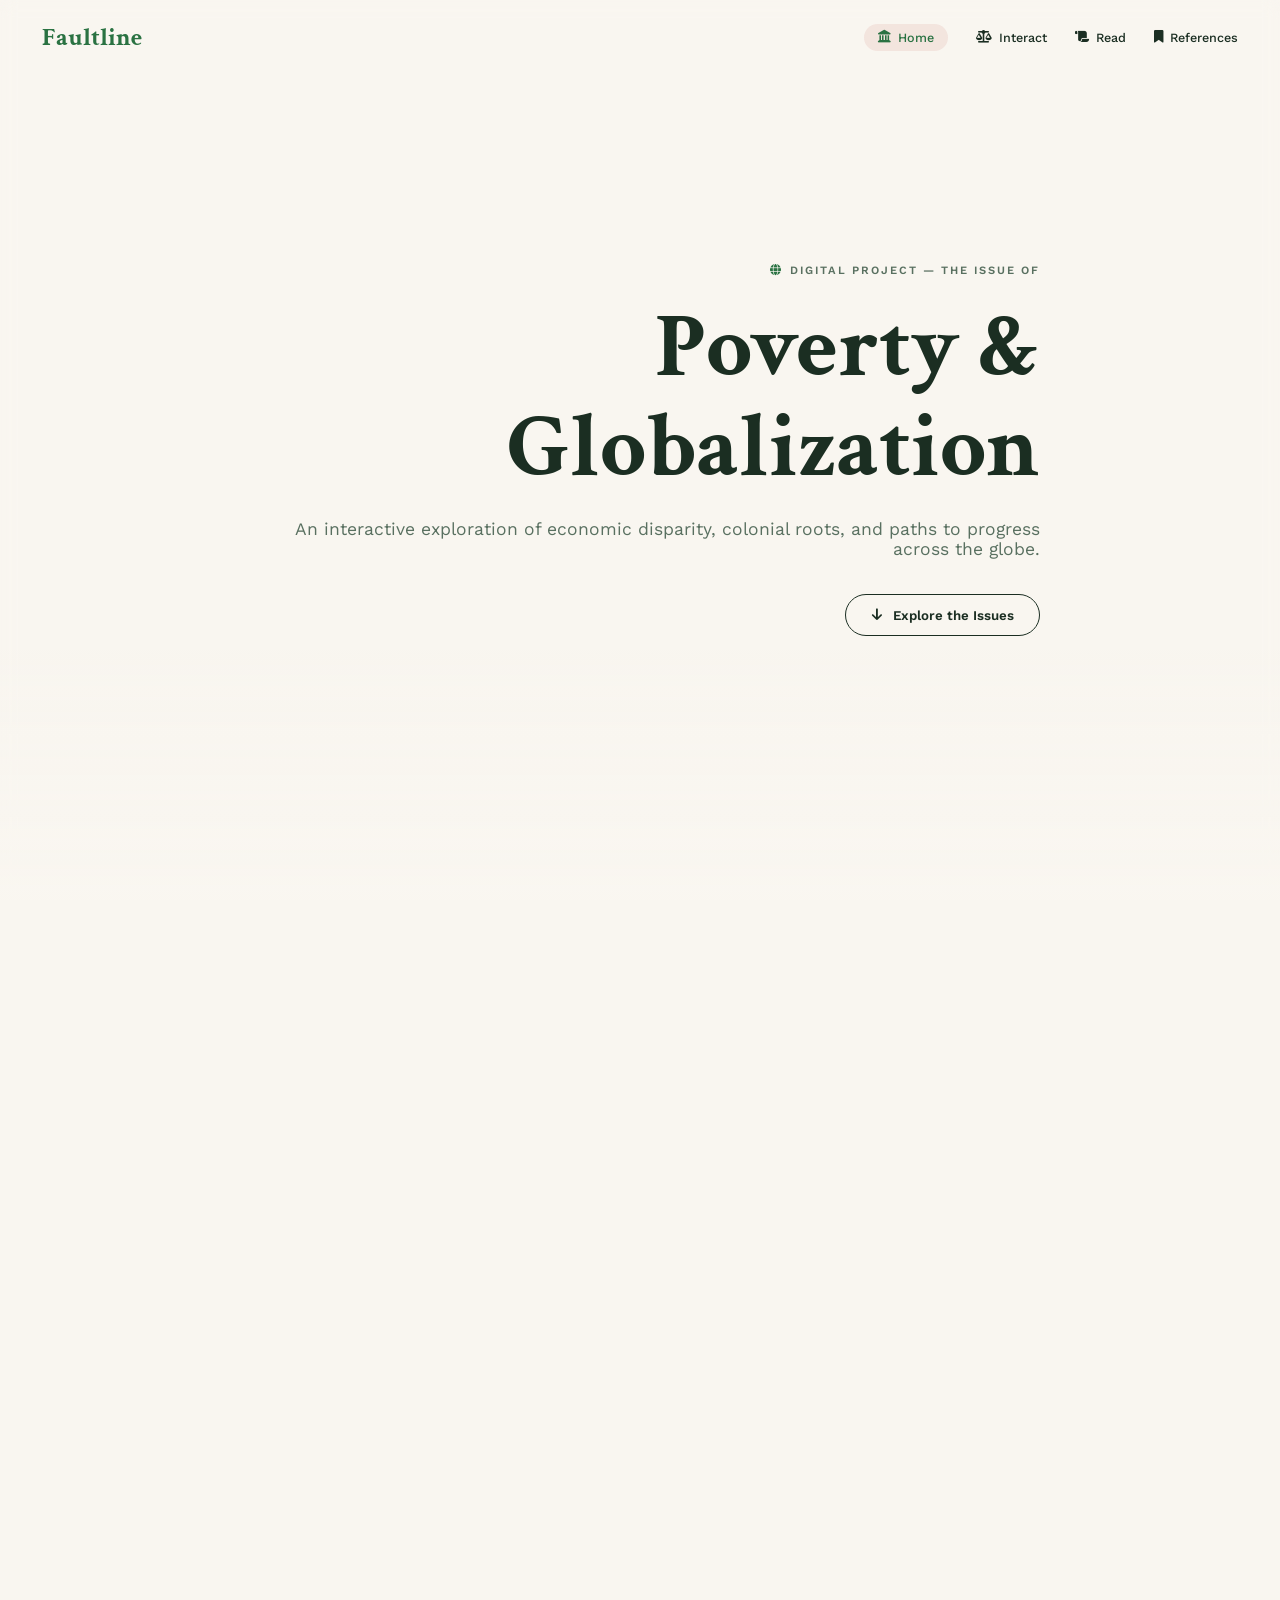
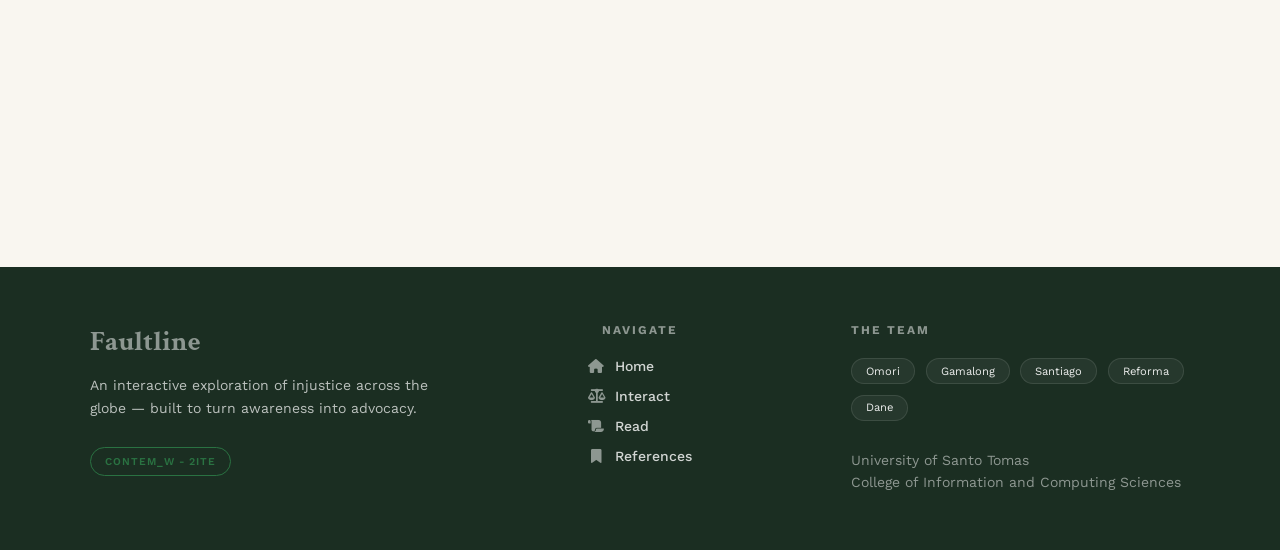
<file: index.html>
<!DOCTYPE html>
<html lang="en">
<head>
    <meta charset="UTF-8">
    <meta name="viewport" content="width=device-width, initial-scale=1.0">
    <title>Faultline - Poverty & Globalization</title>
    <link rel="icon" type="image/x-icon" href="images/favicon.ico">
    
    <link rel="stylesheet" href="https://cdnjs.cloudflare.com/ajax/libs/font-awesome/6.4.0/css/all.min.css">
    <script src="https://cdn.plot.ly/plotly-2.27.0.min.js"></script>

    <link rel="stylesheet" href="styles/global.css">
    <link rel="stylesheet" href="styles/navbar.css">
    <link rel="stylesheet" href="styles/hero.css">
    <link rel="stylesheet" href="styles/components.css">
    <link rel="stylesheet" href="styles/footer.css">
    <link rel="stylesheet" href="styles/poverty-map.css">
    <link rel="stylesheet" href="styles/quiz.css">
    <link rel="stylesheet" href="styles/article.css">
</head>
<body>
    <div class="bg-grid"></div>

    <nav>
        <a href="index.html" class="logo">Faultline</a>
        <ul class="nav-links">
            <li><a href="index.html" class="active-link"><i class="fas fa-landmark"></i> Home</a></li>
            <li><a href="interact.html"><i class="fas fa-scale-balanced"></i> Interact</a></li>
            <li><a href="read.html"><i class="fas fa-scroll"></i> Read</a></li>
            <li><a href="References.pdf" target="_blank"><i class="fas fa-bookmark"></i> References</a></li>
        </ul>
    </nav>

    <header class="hero">
        <div class="hero-slideshow">
            <div class="slide" style="background-image: url('https://www.children.org/globalassets/01_global-poverty/fy20_povertyfacts_zambia.jpg');"></div>
            <div class="slide" style="background-image: url('https://images.unsplash.com/photo-1488521787991-ed7bbaae773c?q=80&w=2070&auto=format&fit=crop');"></div>
            <div class="slide" style="background-image: url('https://images.unsplash.com/photo-1518398046578-8cca57782e17?q=80&w=2070&auto=format&fit=crop');"></div>
        </div>

        <p class="overtitle"><i class="fas fa-globe"></i> DIGITAL PROJECT — THE ISSUE OF</p>
        <h1>Poverty &<br>Globalization</h1>
        <p class="subtitle">An interactive exploration of economic disparity, colonial roots, and paths to progress across the globe.</p>
        <a href="#content" class="btn-primary"><i class="fas fa-arrow-down"></i> Explore the Issues</a>
    </header>

    <div class="container" id="content">
        <!-- The Issue -->
        <div class="reveal">
            <section class="paper-sheet">
                <h2>The Issue</h2>
                <p class="section-desc">According to the Singapore University of Technology and Design (SUTD), poverty is not a single experience. It exists in four distinct types.</p>
                
                <div class="grid-2">
                    <div class="card">
                        <h3>Absolute & Relative</h3>
                        <p><strong>Absolute Poverty:</strong> A condition where an individual or family is unable to meet the minimum standard of living required for basic survival.</p>
                        <p style="margin-top: 1rem;"><strong>Relative Poverty:</strong> When basic survival needs are met, but individuals are deprived of the typical opportunities and standards of living prevalent in their specific society.</p>
                    </div>
                    <div class="card">
                        <h3>Situational & Generational</h3>
                        <p><strong>Situational:</strong> Temporary poverty caused by sudden, unforeseen changes such as medical emergencies, job loss, or natural disasters.</p>
                        <p style="margin-top: 1rem;"><strong>Intergenerational:</strong> Chronic poverty passed down through families, often becoming a cycle that is extremely difficult to escape due to systemic lack of resources.</p>
                    </div>
                </div>

                <div class="table-responsive">
                    <table>
                        <thead>
                            <tr>
                                <th style="width: 40%;">Deprivation</th>
                                <th style="width: 60%;">Causes</th>
                            </tr>
                        </thead>
                        <tbody>
                            <tr class="clickable-row" onclick="openFishbone('housing')">
                                <td data-label="Deprivation">
                                    <i class="fas fa-house-damage"></i> <strong>Inadequate Housing</strong>
                                    <span style="display: block; font-size: 0.75rem; opacity: 0.7; margin-top: 0.2rem; color: var(--accent-red);"><i class="fas fa-mouse-pointer"></i> Click for Analysis</span>
                                </td>
                                <td data-label="Causes">Intense climate change events frequently wipe out vulnerable settlements, leaving poor communities trapped in substandard housing without the resources to rebuild safely.</td>
                            </tr>
                            <tr class="clickable-row" onclick="openFishbone('health')">
                                <td data-label="Deprivation">
                                    <i class="fas fa-heartbeat"></i> <strong>Bad Health</strong>
                                    <span style="display: block; font-size: 0.75rem; opacity: 0.7; margin-top: 0.2rem; color: var(--accent-red);"><i class="fas fa-mouse-pointer"></i> Click for Analysis</span>
                                </td>
                                <td data-label="Causes">Labor exploitation and aggressive raw resource extraction severely pollute local environments and expose workers to physical hazards without adequate protective gear or healthcare.</td>
                            </tr>
                            <tr class="clickable-row" onclick="openFishbone('education')">
                                <td data-label="Deprivation">
                                    <i class="fas fa-book-reader"></i> <strong>Lacking Education</strong>
                                    <span style="display: block; font-size: 0.75rem; opacity: 0.7; margin-top: 0.2rem; color: var(--accent-red);"><i class="fas fa-mouse-pointer"></i> Click for Analysis</span>
                                </td>
                                <td data-label="Causes">Globalized industries extract wealth and rely on cheap manual labor, forcing children into work instead of school while local education systems remain chronically underfunded.</td>
                            </tr>
                        </tbody>
                    </table>
                </div>
            </section>
        </div>

        <!-- Articles -->
        <div class="reveal">
            <section class="paper-sheet">
                <h2>Articles</h2>
                <p class="section-desc">In-depth investigative reports on the historical and modern drivers of economic disparity.</p>
                
                <div class="grid-2">
                    <div class="card preview-card">
                        <img src="images/resource_extraction_banner.png" class="card-img" alt="Resource Extraction">
                        <h3>The Trap of Raw Resource Extraction</h3>
                        <p class="preview-text" style="margin-top: 1rem;">Nickel is a highly valued element as it is highly versatile. It has been used in energy storage technologies for years, enabling portable electronic devices...</p>
                        <a href="read.html?article=resource-extraction" class="btn-primary" style="margin-top: 1.5rem; display: inline-block;">Read Report</a>
                    </div>
                    <div class="card preview-card">
                        <img src="images/labor_exploitation_banner.png" class="card-img" alt="Labor Exploitation">
                        <h3>Labor Exploitation and Wealth Gap</h3>
                        <p class="preview-text" style="margin-top: 1rem;">Globalization has allowed the globe to connect in many different aspects of life. With such a positive description, it is unfortunate that the concept has brought forth cases of exploitation...</p>
                        <a href="read.html?article=labor-exploitation" class="btn-primary" style="margin-top: 1.5rem; display: inline-block;">Read Report</a>
                    </div>
                    <div class="card preview-card">
                        <img src="images/climate_crisis_banner.png" class="card-img" alt="Environment Crisis">
                        <h3>The Global Environment Crisis and Poverty</h3>
                        <p class="preview-text" style="margin-top: 1rem;">Developing nations face a continuous cycle of disaster recovery, severely stunting long-term economic growth as extreme weather events cause widespread losses...</p>
                        <a href="read.html?article=environment-crisis" class="btn-primary" style="margin-top: 1.5rem; display: inline-block;">Read Report</a>
                    </div>
                    <div class="card preview-card">
                        <img src="images/breaking_cycle_banner.png" class="card-img" alt="Breaking the Cycle">
                        <h3>Breaking the Cycle</h3>
                        <p class="preview-text" style="margin-top: 1rem;">In today’s global economy, many developing countries face problems that keep them stuck in poverty. Ordinary citizens can still make a real difference through their everyday choices...</p>
                        <a href="read.html?article=breaking-cycle" class="btn-primary" style="margin-top: 1.5rem; display: inline-block;">Read Report</a>
                    </div>
                </div>
            </section>
        </div>

        <!-- Poverty Heatmap -->
        <div class="reveal">
            <section class="paper-sheet">
                <h2>Poverty Heatmap</h2>
                <p class="section-desc">An interactive geographic visualization tracking the percentage of populations living below the national poverty line. <strong>Click, drag, and scroll to zoom.</strong></p>
                
                <div class="map-wrapper">
                    <div id="global-heatmap"></div>
                </div>

                <div class="map-notes">
                    <span><strong>Source:</strong> World Bank Global Poverty Working Group (Latest Available Year)</span>
                    <span><strong>Scale:</strong> % of Total Population</span>
                </div>
            </section>
        </div>

        <!-- Our Stand -->
        <div class="reveal">
            <section class="our-stand-note">
                <!-- Tape corners -->
                <div class="tape tape-tl"></div>
                <div class="tape tape-tr"></div>
                <div class="tape tape-bl"></div>
                <div class="tape tape-br"></div>

                <!-- Title -->
                <h2 class="stand-title">What we Believe</h2>

                <!-- Body text -->
                <p class="stand-body">
                    Poverty is not a single experience — it is <mark class="highlight">absolute deprivation,
                    generational entrapment, and systemic exclusion</mark> all at once.
                    Millions are denied adequate housing, nutrition, healthcare, and education
                    not by choice, but by circumstance. We believe that
                    <mark class="highlight">no one should starve because they cannot afford food</mark>,
                    and no one should have to sacrifice their wellbeing just to barely survive.
                    Social stigma and inequality only deepen these cycles, making escape
                    nearly impossible without collective action. We stand for a world where
                    every person's basic needs are met — and where poverty is treated as the
                    solvable injustice it truly is.
                </p>
            </section>
        </div>

        <!-- Call to action -->
        <div class="reveal">
            <section class="paper-sheet" style="padding: 4rem 2rem 2rem; ">
                <h2>Call to Action</h2>
                <p class="section-desc">How ordinary citizens can actively help break the cycles of global poverty and exploitation.</p>
                
                <div style="display: flex; gap: 2rem; flex-wrap: wrap; justify-content: center; margin-top: 3rem;">
                    <!-- Action Box 1: Resource Extraction -->
                    <div class="card" style="flex: 1; min-width: 280px; text-align: center; display: flex; flex-direction: column; align-items: center;">
                        <div style="font-size: 3.5rem; margin-bottom: 1rem;">🛍️</div>
                        <h3 style="color: var(--text-dark); font-size: 1.4rem; margin-bottom: 1rem;">Support Local Industry</h3>
                        <p style="color: var(--text-light); line-height: 1.6;">
                            Actively push the <strong>Department of Trade and Industry (DTI)</strong> to enforce policies that protect local businesses from unfair foreign competition, while you personally commit to purchasing from DTI-assisted MSMEs and local palengke vendors to boost the national economy.
                        </p>
                    </div>

                    <!-- Action Box 2: Labor Exploitation -->
                    <div class="card" style="flex: 1; min-width: 280px; text-align: center; display: flex; flex-direction: column; align-items: center;">
                        <div style="font-size: 3.5rem; margin-bottom: 1rem;">🤝</div>
                        <h3 style="color: var(--text-dark); font-size: 1.4rem; margin-bottom: 1rem;">Ethical Consumption</h3>
                        <p style="color: var(--text-light); line-height: 1.6;">
                            Demand transparency from clothing and manufacturing companies regarding labor conditions. Support the enforcement of a living wage and use platforms like the "Who Made My Clothes?" campaign before making purchases to fight exploitation.
                        </p>
                    </div>

                    <!-- Action Box 3: Climate Poverty -->
                    <div class="card" style="flex: 1; min-width: 280px; text-align: center; display: flex; flex-direction: column; align-items: center;">
                        <div style="font-size: 3.5rem; margin-bottom: 1rem;">🌱</div>
                        <h3 style="color: var(--text-dark); font-size: 1.4rem; margin-bottom: 1rem;">Community Climate Action</h3>
                        <p style="color: var(--text-light); line-height: 1.6;">
                            Join forces with local environmental organizations like <strong>Kalikasan PNE</strong> to organize grassroots coastal defense and hold polluting corporations accountable. Utilize technical assistance frameworks from <strong>UN-Habitat</strong> to build climate-resilient barangay infrastructure and establish vital early warning systems.
                        </p>
                    </div>
                </div>
            </section>
        </div>

        <!-- Key Actors -->
        <div class="reveal">
            <section class="paper-sheet" style="padding: 4rem 2rem 2rem; margin-top: 2rem;">
                <h2>Key Actors</h2>
                <p class="section-desc">The institutions and groups responsible for enacting systemic change.</p>
                
                <div style="display: flex; gap: 2rem; flex-wrap: wrap; justify-content: center; margin-top: 3rem;">
                    <!-- Actor 1: DTI -->
                    <div class="card" style="flex: 1; min-width: 280px; text-align: center; display: flex; flex-direction: column; align-items: center;">
                        <div style="font-size: 3.5rem; margin-bottom: 1rem;">🏛️</div>
                        <h3 style="color: var(--text-dark); font-size: 1.4rem; margin-bottom: 1rem;">Dept. of Trade & Industry</h3>
                        <p style="color: var(--text-light); line-height: 1.6; margin-bottom: 1.5rem;">
                            Crucial for enacting policies that protect local businesses from unfair foreign competition, providing incentives for MSMEs, and rigorously enforcing ethical labor regulations across manufacturing companies.
                        </p>
                        <a href="https://www.dti.gov.ph/" target="_blank" class="btn-primary" style="margin-top: auto; padding: 0.5rem 1rem; font-size: 0.9rem;">Visit Website</a>
                    </div>

                    <!-- Actor 2: UN-Habitat -->
                    <div class="card" style="flex: 1; min-width: 280px; text-align: center; display: flex; flex-direction: column; align-items: center;">
                        <div style="font-size: 3.5rem; margin-bottom: 1rem;">🌐</div>
                        <h3 style="color: var(--text-dark); font-size: 1.4rem; margin-bottom: 1rem;">UN-Habitat</h3>
                        <p style="color: var(--text-light); line-height: 1.6; margin-bottom: 1.5rem;">
                            Provides essential technical assistance, funding, and planning frameworks for local governments to build climate-resilient infrastructure, upgrade informal settlements, and mitigate environmental risks.
                        </p>
                        <a href="https://unhabitat.org/" target="_blank" class="btn-primary" style="margin-top: auto; padding: 0.5rem 1rem; font-size: 0.9rem;">Visit Website</a>
                    </div>

                    <!-- Actor 3: Kalikasan PNE -->
                    <div class="card" style="flex: 1; min-width: 280px; text-align: center; display: flex; flex-direction: column; align-items: center;">
                        <div style="font-size: 3.5rem; margin-bottom: 1rem;">🌿</div>
                        <h3 style="color: var(--text-dark); font-size: 1.4rem; margin-bottom: 1rem;">Kalikasan PNE</h3>
                        <p style="color: var(--text-light); line-height: 1.6; margin-bottom: 1.5rem;">
                            A grassroots environmental network leading campaigns against destructive large-scale mining operations and educating communities on defending their lands and right to a clean, safe habitat.
                        </p>
                        <a href="https://www.kalikasan.net/" target="_blank" class="btn-primary" style="margin-top: auto; padding: 0.5rem 1rem; font-size: 0.9rem;">Visit Website</a>
                    </div>
                </div>
            </section>
        </div>

        <!-- How You can Learn More -->
        <div class="reveal">
            <section class="learn-more-section paper-sheet">
                <header class="learn-more-header">
                    <p class="overtitle"><i class="fas fa-lightbulb"></i> Further Engagement</p>
                    <h2>How You Can Learn More</h2>
                    <p class="section-desc">Go beyond the data. Step into the lives of those affected by global extraction or test your knowledge of systemic poverty.</p>
                </header>

                <div class="preview-grid">
                    <!-- Simulations Preview -->
                    <div class="preview-card sim-preview" onclick="window.location.href='interact.html#simulations'">
                        <i class="fas fa-vr-cardboard preview-icon"></i>
                        <h3>Interactive Simulations</h3>
                        <p>Experience the difficult choices forced upon workers in the Global South through three unique role-playing scenarios.</p>
                        <div class="tag-list">
                            <span class="tag">Artisanal Mining</span>
                            <span class="tag">Supply Chains</span>
                            <span class="tag">Climate Yield</span>
                        </div>
                    </div>

                    <!-- Quizzes Preview -->
                    <div class="preview-card quiz-preview" onclick="window.location.href='interact.html#quizzes'">
                        <i class="fas fa-clipboard-question preview-icon"></i>
                        <h3>Data Quizzes</h3>
                        <p>Challenge your assumptions. Analyze colonial roots and assess your understanding of 2024-2026 global wealth indices.</p>
                        <div class="tag-list">
                            <span class="tag">Quick Fire Statistics</span>
                            <span class="tag">Deep Dive Analysis</span>
                        </div>
                    </div>
                </div>
            </section>
        </div>
    </div>

    <footer id="references">
        <div class="footer-container">
            <div class="footer-col brand-col">
                <span class="footer-logo">Faultline</span>
                <p>An interactive exploration of injustice across the globe — built to turn awareness into advocacy.</p>
                <div class="footer-badge">CONTEM_W - 2ITE</div>
            </div>
            
            <div class="footer-col nav-col">
                <h4>NAVIGATE</h4>
                <ul>
                    <li><a href="index.html"><i class="fas fa-home"></i> Home</a></li>
                    <li><a href="interact.html"><i class="fas fa-scale-balanced"></i> Interact</a></li>
                    <li><a href="read.html"><i class="fas fa-scroll"></i> Read</a></li>
                    <li><a href="References.pdf" target="_blank"><i class="fas fa-bookmark"></i> References</a></li>

                </ul>
            </div>
            
            <div class="footer-col team-col">
                <h4>THE TEAM</h4>
                <div class="team-pills">
                    <span class="pill">Omori</span>
                    <span class="pill">Gamalong</span>
                    <span class="pill">Santiago</span>
                    <span class="pill">Reforma</span>
                    <span class="pill">Dane</span>
                </div>
                <p class="school-text">
                    University of Santo Tomas<br>
                    College of Information and Computing Sciences
                </p>
            </div>
        </div>
    </footer>

    <!-- Fishbone Modal -->
    <div class="fishbone-modal" id="fishboneModal">
        <div class="fishbone-content">
            <span class="close-btn" onclick="closeFishbone()">&times;</span>
            <h2 id="fishboneTitle" style="text-align:center; color: var(--accent-red); margin-top: 1rem; margin-bottom: 2rem;"></h2>
            
            <div class="fishbone-chart">
                <div class="fishbone-spine"></div>
                
                <div class="fishbone-top">
                    <div class="rib"><div class="cause-box clickable-cause" onclick="openCausePanel(0)" id="cause1"></div></div>
                    <div class="rib"><div class="cause-box clickable-cause" onclick="openCausePanel(1)" id="cause2"></div></div>
                </div>
                
                <div class="fishbone-bottom">
                    <div class="rib"><div class="cause-box clickable-cause" onclick="openCausePanel(2)" id="cause3"></div></div>
                    <div class="rib"><div class="cause-box clickable-cause" onclick="openCausePanel(3)" id="cause4"></div></div>
                </div>
                
                <div class="fishbone-head" id="fishboneEffect"></div>
            </div>
            
            <p id="fishboneDesc" style="text-align:center; margin-top:3rem; font-style:italic; color:var(--text-light); line-height: 1.6;"></p>

            <!-- Cause Side Panel -->
            <div class="fishbone-side-panel" id="causePanel">
                <span class="panel-close" onclick="closeCausePanel()">&times;</span>
                <h3 class="panel-title" id="panelTitle"></h3>
                <p class="panel-desc" id="panelDesc"></p>
                <div id="panelChart" style="width: 100%; height: 250px; margin: 1rem 0;"></div>
                <div class="panel-stat" id="panelStat"></div>
                <p class="panel-source" id="panelSource"></p>
            </div>
        </div>
    </div>

    <script src="scripts/navbar.js"></script>
    <script src="scripts/reveal.js"></script>
    <script src="scripts/poverty-map.js"></script>
    <script>
        let currentFishboneId = null;

        const fishboneData = {
            housing: {
                title: 'Deprivation Analysis: Inadequate Housing',
                effect: 'Inadequate Housing',
                desc: 'Intense climate change events frequently wipe out vulnerable settlements, leaving poor communities trapped in substandard housing without the resources to rebuild safely.',
                causes: [
                    {
                        title: 'Climate Events (Floods)',
                        desc: 'Developing nations face a continuous cycle of disaster recovery. Extreme weather events destroy regional infrastructure and housing, forcing communities to constantly rebuild.',
                        stat: 'In 2022, weather-related disasters displaced 31.8 million people globally, mostly in developing regions.',
                        source: 'Internal Displacement Monitoring Centre (IDMC), 2023 Global Report',
                        chart: { labels: ['2019', '2020', '2021', '2022'], values: [24.9, 30.7, 23.7, 31.8], type: 'bar', yAxis: 'People Displaced (Millions)' }
                    },
                    {
                        title: 'Coastal Settlements',
                        desc: 'Impoverished communities are often pushed to the margins of cities, settling in low-lying coastal areas that are highly vulnerable to sea-level rise and storm surges.',
                        stat: 'Over 1.1 billion people live in slums or informal settlements, often located in environmentally hazardous zones.',
                        source: 'UN-Habitat, World Cities Report 2022',
                        chart: { labels: ['2000', '2010', '2018', '2022'], values: [0.8, 0.95, 1.03, 1.10], type: 'scatter', yAxis: 'Slum Population (Billions)' }
                    },
                    {
                        title: 'Lack of Safe Resources',
                        desc: 'Due to low wages and systemic poverty, families cannot afford resilient building materials like concrete or steel, relying instead on scrap wood and corrugated metal.',
                        stat: 'Up to 70% of the urban population in some developing nations live in housing made of non-durable materials.',
                        source: 'World Bank Institute, Urban Development Data',
                        chart: { labels: ['Non-Durable (70%)', 'Durable (30%)'], values: [70, 30], type: 'pie' }
                    },
                    {
                        title: 'Substandard Urban Planning',
                        desc: 'Rapid urbanization without adequate government regulation or infrastructure investment leads to sprawling slums lacking protective seawalls or drainage systems.',
                        stat: 'By 2030, an estimated 3 billion people will require adequate and affordable housing globally.',
                        source: 'United Nations Human Settlements Programme',
                        chart: { labels: ['2015', '2020', '2025 (est)', '2030 (est)'], values: [1.2, 1.8, 2.4, 3.0], type: 'bar', yAxis: 'People in Need (Billions)' }
                    }
                ]
            },
            health: {
                title: 'Deprivation Analysis: Bad Health',
                effect: 'Bad Health',
                desc: 'Labor exploitation and aggressive raw resource extraction severely pollute local environments and expose workers to physical hazards without adequate protective gear or healthcare.',
                causes: [
                    {
                        title: 'Toxic Factory Hazards',
                        desc: 'Workers in garment and electronics factories are often exposed to toxic chemicals and airborne particulates without proper ventilation or protective equipment.',
                        stat: 'An estimated 2.78 million workers die every year from occupational accidents and work-related diseases globally.',
                        source: 'International Labour Organization (ILO)',
                        chart: { labels: ['2015', '2017', '2019', '2022'], values: [2.35, 2.50, 2.72, 2.78], type: 'scatter', yAxis: 'Deaths (Millions)' }
                    },
                    {
                        title: 'Exploitative Labor',
                        desc: 'Forced overtime and gruelling physical labor without adequate breaks lead to chronic exhaustion, malnutrition, and a weakened immune system among workers.',
                        stat: 'Over 400 million workers worldwide lack access to basic occupational health services.',
                        source: 'World Health Organization (WHO), 2023',
                        chart: { labels: ['Lack Access (400M)', 'Have Access'], values: [400, 600], type: 'pie' }
                    },
                    {
                        title: 'Aggressive Raw Extraction',
                        desc: 'Mining operations often disregard environmental regulations, leading to heavy metal contamination of the surrounding soil and groundwater used by local communities.',
                        stat: 'Mining and resource extraction cause approximately 60% of all severe toxic pollution sites in low-to-middle income countries.',
                        source: 'Pure Earth / Green Cross Switzerland',
                        chart: { labels: ['Mining/Extraction (60%)', 'Other Industries (40%)'], values: [60, 40], type: 'pie' }
                    },
                    {
                        title: 'Polluted Water & Air',
                        desc: 'Industrial runoff from globalized manufacturing hubs poisons local agriculture and drinking water, causing widespread gastrointestinal and respiratory illnesses.',
                        stat: 'Contaminated drinking water is estimated to cause 505,000 diarrheal deaths each year.',
                        source: 'World Health Organization (WHO)',
                        chart: { labels: ['2015', '2018', '2021', '2024'], values: [550, 530, 515, 505], type: 'bar', yAxis: 'Deaths (Thousands)' }
                    }
                ]
            },
            education: {
                title: 'Deprivation Analysis: Lacking Education',
                effect: 'Lacking Education',
                desc: 'Globalized industries extract wealth and rely on cheap manual labor, forcing children into work instead of school while local education systems remain chronically underfunded.',
                causes: [
                    {
                        title: 'Systemic Wealth Extraction',
                        desc: 'As multinational corporations extract wealth and raw resources, potential tax revenue is lost. This leaves the host nation without enough sovereign funds to build schools.',
                        stat: 'Developing countries lose roughly $1 trillion annually to illicit financial flows, severely crippling public sector budgets.',
                        source: 'Global Financial Integrity (GFI) Report',
                        chart: { labels: ['2010', '2015', '2020', '2024'], values: [0.45, 0.72, 0.95, 1.05], type: 'scatter', yAxis: 'Trillions ($USD) Lost' }
                    },
                    {
                        title: 'Reliance on Cheap Labor',
                        desc: 'The global market explicitly demands cheap labor, incentivizing developing nations to suppress wages. This traps families in poverty, making school fees unaffordable.',
                        stat: 'In low-income countries, the average minimum wage falls 30% below the threshold required to afford basic family needs including education.',
                        source: 'World Bank, Poverty and Equity Briefs',
                        chart: { labels: ['Living Wage Needed', 'Actual Avg Minimum Wage'], values: [100, 70], type: 'bar', yAxis: 'Purchasing Power %' }
                    },
                    {
                        title: 'Forced Child Labor',
                        desc: 'To supplement meager household incomes, children are pulled out of primary education to work in agriculture, mining, or informal urban sectors.',
                        stat: 'There are 160 million children in child labor globally, with nearly half (79m) engaged in hazardous work that directly prevents schooling.',
                        source: 'UNICEF / ILO Child Labour Global Estimates',
                        chart: { labels: ['Hazardous Work (79m)', 'Other Child Labor (81m)'], values: [79, 81], type: 'pie' }
                    },
                    {
                        title: 'Underfunded Schools',
                        desc: 'With debt repayments and foreign extraction dominating the economy, public education infrastructure collapses, resulting in severe teacher shortages and lack of materials.',
                        stat: 'Low-income countries face an annual funding gap of $39 billion to achieve quality universal school education.',
                        source: 'UNESCO Global Education Monitoring Report',
                        chart: { labels: ['2015', '2018', '2021', '2024'], values: [25, 32, 36, 39], type: 'scatter', yAxis: 'Funding Gap (Billions $USD)' }
                    }
                ]
            }
        };

        function openFishbone(id) {
            currentFishboneId = id;
            const data = fishboneData[id];
            document.getElementById('fishboneTitle').innerText = data.title;
            document.getElementById('fishboneEffect').innerText = data.effect;
            
            const iconHtml = '<i class="fas fa-mouse-pointer" style="font-size: 0.8rem; margin-right: 6px; opacity: 0.8;"></i> ';
            document.getElementById('cause1').innerHTML = iconHtml + data.causes[0].title;
            document.getElementById('cause2').innerHTML = iconHtml + data.causes[1].title;
            document.getElementById('cause3').innerHTML = iconHtml + data.causes[2].title;
            document.getElementById('cause4').innerHTML = iconHtml + data.causes[3].title;
            
            document.getElementById('fishboneDesc').innerText = data.desc;
            document.getElementById('fishboneModal').style.display = 'block';
            closeCausePanel(); 
        }

        function closeFishbone() {
            document.getElementById('fishboneModal').style.display = 'none';
            closeCausePanel();
        }

        function openCausePanel(index) {
            if (!currentFishboneId) return;
            const causeData = fishboneData[currentFishboneId].causes[index];
            document.getElementById('panelTitle').innerText = causeData.title;
            document.getElementById('panelDesc').innerText = causeData.desc;
            document.getElementById('panelStat').innerText = causeData.stat;
            document.getElementById('panelSource').innerText = 'Source: ' + causeData.source;
            document.getElementById('causePanel').classList.add('open');

            renderSideChart(causeData.chart);
        }

        function renderSideChart(chartData) {
            let trace;
            const layout = {
                margin: { l: 45, r: 15, t: 25, b: 40 },
                font: { size: 10, family: 'Outfit, sans-serif' },
                paper_bgcolor: 'rgba(0,0,0,0)',
                plot_bgcolor: 'rgba(0,0,0,0)',
                showlegend: chartData.type === 'pie',
                yaxis: { title: chartData.yAxis || '', titlefont: { size: 10 }, tickfont: { size: 10 } },
                xaxis: { tickfont: { size: 10 } }
            };

            if (chartData.type === 'pie') {
                layout.showlegend = false; // Pies use textinfo instead
                trace = {
                    labels: chartData.labels,
                    values: chartData.values,
                    type: 'pie',
                    hole: 0.4,
                    textinfo: 'label+percent',
                    textposition: 'inside',
                    marker: { colors: ['#c0392b', '#7f8c8d'] }
                };
            } else if (chartData.type === 'bar') {
                trace = {
                    x: chartData.labels,
                    y: chartData.values,
                    type: 'bar',
                    marker: { color: '#c0392b' }
                };
            } else {
                trace = {
                    x: chartData.labels,
                    y: chartData.values,
                    type: 'scatter',
                    mode: 'lines+markers',
                    line: { color: '#c0392b', width: 3 },
                    marker: { size: 8 }
                };
            }

            Plotly.newPlot('panelChart', [trace], layout, { responsive: true, displayModeBar: false });
        }

        function closeCausePanel() {
            document.getElementById('causePanel').classList.remove('open');
            // Clear chart after it slides out
            setTimeout(() => {
                const chartDiv = document.getElementById('panelChart');
                if (chartDiv) chartDiv.innerHTML = '';
            }, 350);
        }
        
        window.addEventListener('click', function(event) {
            const modal = document.getElementById('fishboneModal');
            if (event.target === modal) {
                modal.style.display = "none";
                closeCausePanel();
            }
        });
    </script>
</body>
</html>
</file>
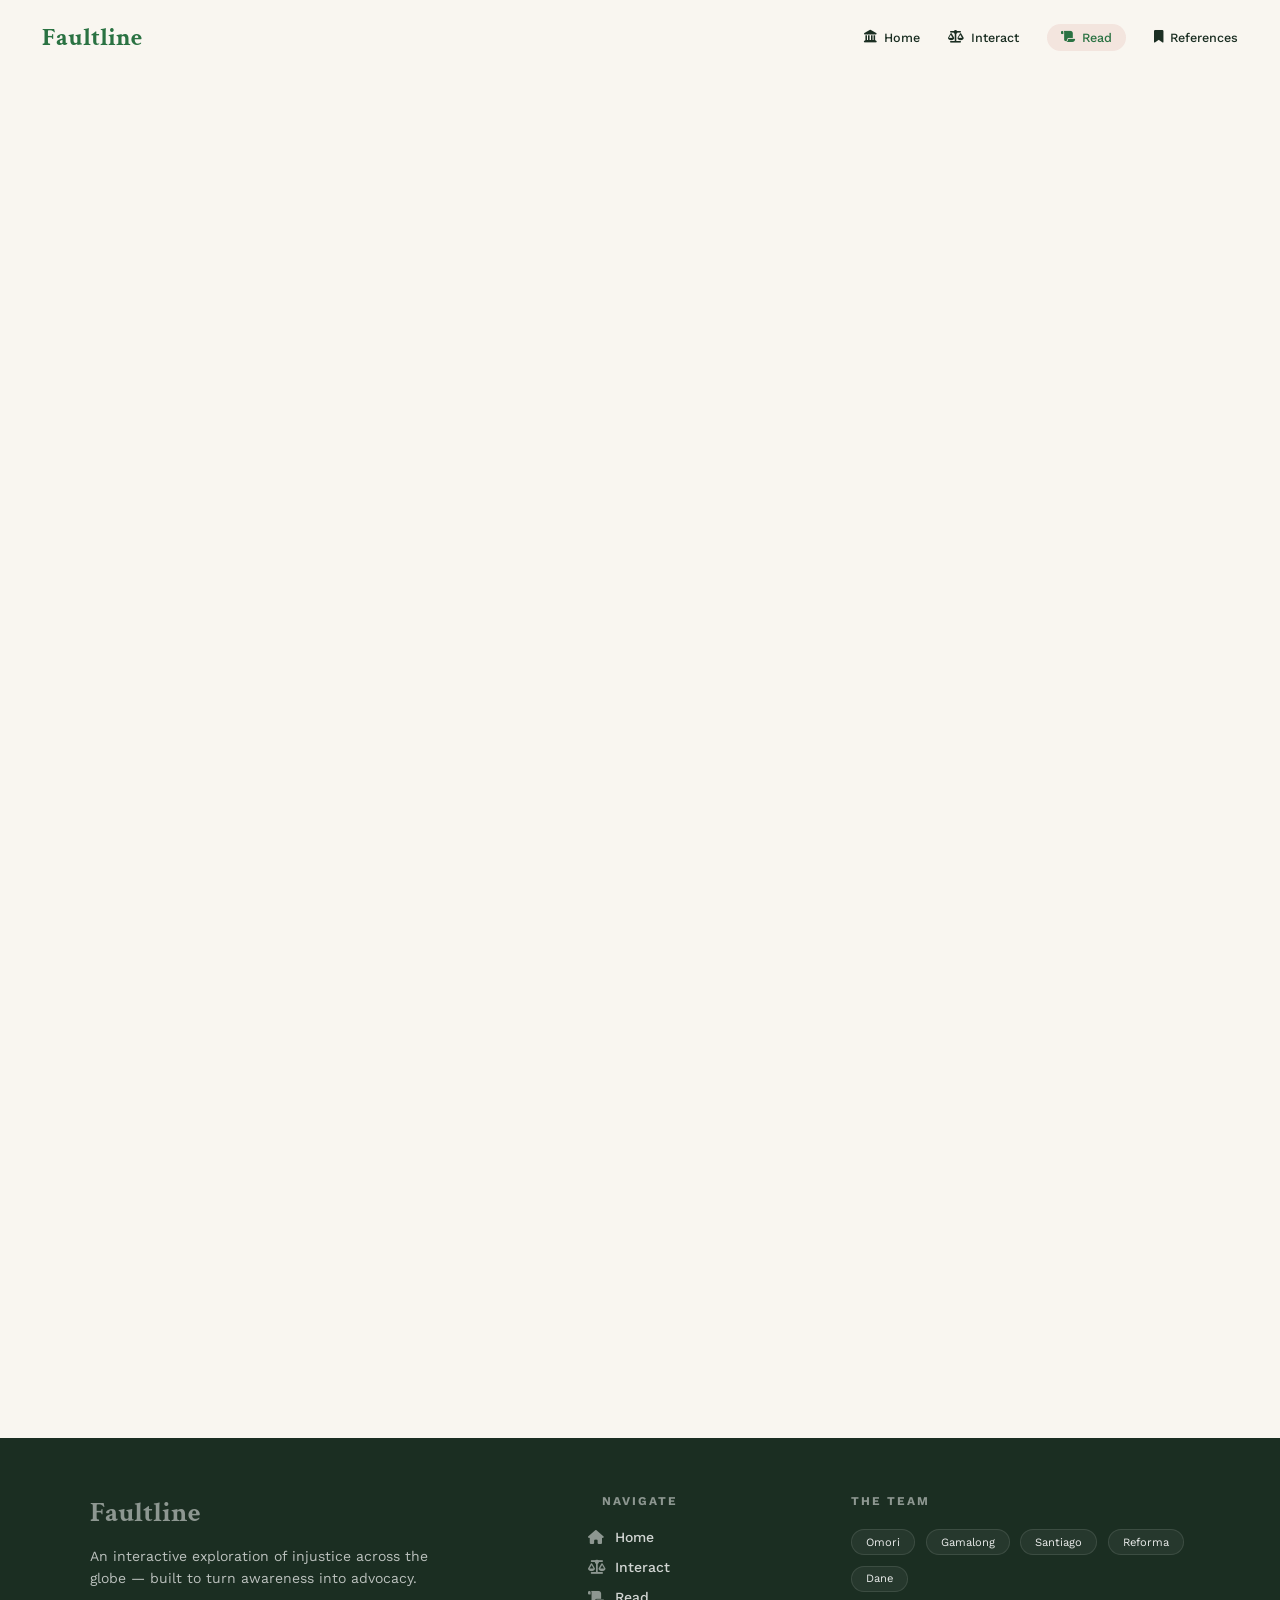
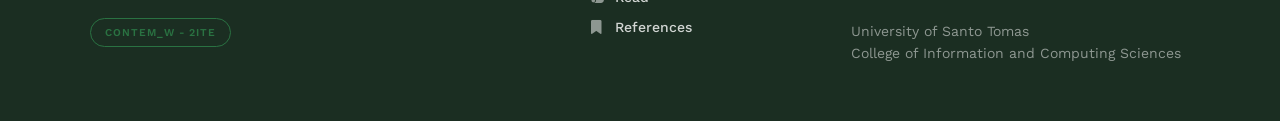
<file: read.html>
<!DOCTYPE html>
<html lang="en">
<head>
    <meta charset="UTF-8">
    <meta name="viewport" content="width=device-width, initial-scale=1.0">
    <title>Read - Faultline</title>
    <link rel="icon" type="image/x-icon" href="images/favicon.ico">
    
    <link rel="stylesheet" href="https://cdnjs.cloudflare.com/ajax/libs/font-awesome/6.4.0/css/all.min.css">

    <link rel="stylesheet" href="styles/global.css">
    <link rel="stylesheet" href="styles/navbar.css">
    <link rel="stylesheet" href="styles/components.css">
    <link rel="stylesheet" href="styles/article.css">
    <link rel="stylesheet" href="styles/footer.css">
</head>
<body>

    <div class="bg-grid"></div>

    <nav>
        <a href="index.html" class="logo">Faultline</a>
        <ul class="nav-links">
            <li><a href="index.html"><i class="fas fa-landmark"></i> Home</a></li>
            <li><a href="interact.html"><i class="fas fa-scale-balanced"></i> Interact</a></li>
            <li><a href="read.html" class="active-link"><i class="fas fa-scroll"></i> Read</a></li>
            <li><a href="References.pdf" target="_blank"><i class="fas fa-bookmark"></i> References</a></li>
        </ul>
    </nav>

    <div class="container" id="content" style="padding-top: 8rem;">
        
        <div class="reveal active" id="page-header">
            <section class="paper-sheet">
                <h2>The Archive</h2>
                <p class="section-desc">In-depth investigative reports on the historical and modern drivers of economic disparity.</p>
                
                <div class="grid-2" id="preview-grid">
                    <div class="card preview-card">
                        <img src="images/resource_extraction_banner.png" class="card-img" alt="Resource Extraction">
                        <h3>The Trap of Raw Resource Extraction</h3>
                        <p class="preview-text">Nickel is a highly valued element as it is highly versatile. It has been used in energy storage technologies for years, enabling portable electronic devices...</p>
                        <a href="javascript:void(0)" onclick="openArticle('resource-extraction')" class="btn-primary" style="margin-top: 1.5rem;">Read Report</a>
                    </div>
                    <div class="card preview-card">
                        <img src="images/labor_exploitation_banner.png" class="card-img" alt="Labor Exploitation">
                        <h3>Labor Exploitation and Wealth Gap</h3>
                        <p class="preview-text">Globalization has allowed the globe to connect in many different aspects of life. With such a positive description, it is unfortunate that the concept has brought forth cases of exploitation...</p>
                        <a href="javascript:void(0)" onclick="openArticle('labor-exploitation')" class="btn-primary" style="margin-top: 1.5rem;">Read Report</a>
                    </div>
                    <div class="card preview-card">
                        <img src="images/climate_crisis_banner.png" class="card-img" alt="Environment Crisis">
                        <h3>The Global Environment Crisis and Poverty</h3>
                        <p class="preview-text">Developing nations face a continuous cycle of disaster recovery, severely stunting long-term economic growth as extreme weather events cause widespread losses...</p>
                        <a href="javascript:void(0)" onclick="openArticle('environment-crisis')" class="btn-primary" style="margin-top: 1.5rem;">Read Report</a>
                    </div>
                    <div class="card preview-card">
                        <img src="images/breaking_cycle_banner.png" class="card-img" alt="Breaking the Cycle">
                        <h3>Breaking the Cycle</h3>
                        <p class="preview-text">In today’s global economy, many developing countries face problems that keep them stuck in poverty. Ordinary citizens can still make a real difference through their everyday choices...</p>
                        <a href="javascript:void(0)" onclick="openArticle('breaking-cycle')" class="btn-primary" style="margin-top: 1.5rem;">Read Report</a>
                    </div>
                </div>
            </section>
        </div>

        <div id="reader-view">
            <button class="back-btn" onclick="closeArticle()"><i class="fas fa-arrow-left"></i> Back to Archive</button>
            
            <div id="resource-extraction" class="full-article">
                <span class="news-category">Economics & Trade</span>
                <h1 class="news-title">The Trap of Raw Resource Extraction: Resource Rich, but Economically Disadvantaged</h1>
                <div class="news-byline">
                    By <strong>Aimi Omori</strong> | March 2026
                </div>
                <div class="news-hero-img" style="background-image: url('images/resource_extraction_banner.png');"></div>
                <div class="article-content" style="padding-bottom: 3rem;">
                    <p class="lead-text">Nickel is a highly valued and versatile element. It has been used in energy storage technologies for years, primarily due to its ability to improve storage capacity at a low cost. This capability was instrumental in miniaturizing batteries and enabling the portable electronic devices that we use every single day. It is also a key material in the cathodes of lithium-ion batteries used for electric vehicles (EVs). It is estimated that the demand for nickel will grow by as much as 40% by 2030, as bans on internal combustion engine vehicles approach in many markets (IEF, 2024).</p>
                    <p>However, why is the Philippines still poor, despite being a major contributor to the nickel market and the second-largest producer of nickel ore globally?</p>
                    <p>According to Ventura (2025), citing findings gathered by Global Finance Magazine, the Philippines ranked 72nd as the "poorest country in the world in 2025 based on GDP (PPP) per capita out of 193 countries." Furthermore, it is performing poorly compared to its Southeast Asian peers. While it is not ranking at the very bottom, it often ranks 5th or 6th as the poorest country in the region by GDP per capita.</p>
                    <p>It is not that the country is inherently poor; rather, it suffers from poor management and systemic issues. Instead of processing these resources domestically into high-value heavy machinery or electronics, which could support the local industry, they export raw ore at low prices.</p>
                    <div class="pull-quote">"By exporting raw materials, the wealth generated by 'value-adding' manufacturing stays in wealthy nations, leaving the source country with the environmental costs but none of the industrial profit."</div>
                    <p>The Philippines is one example among many in the Global South struggling to prosper due to a heavy dependence on raw exports. It is ironic that even with its abundant natural riches, the Philippines is in a far worse economic situation than other countries that are far less endowed (Habito, 2022).</p>
                    <p>Simply relying on natural resources is not enough. What is valued today is the finished product manufactured from these materials because that is what consumers actually buy; even the goods imported into the country hold more value than the raw materials that are exported.</p>
                    <p>In spite of this, many countries, including the Philippines, face "tariff escalation," wherein processed or finished goods are taxed more heavily than the raw materials used to make them (UNCTAD, 2025).</p>
                    <p>Even though raw materials are essentially worthless unless processed, the system itself hinders the country from developing. This is also why the Philippines—a resource-rich country—chooses to sell raw materials: it is simply cheaper.</p>
                    
                    <div style="background-color: rgba(255, 255, 255, 0.05); border-left: 4px solid var(--accent-red); padding: 1.5rem; margin: 2rem 0; border-radius: 0 4px 4px 0;">
                        <strong style="color: var(--text-dark); font-size: 1.1rem; display: block; margin-bottom: 0.5rem;"><i class="fas fa-search-dollar"></i> Poverty Context</strong>
                        The economic dynamics of raw resource extraction in the Philippines heavily fuel <strong>Intergenerational Poverty</strong>. Because the wealth generated from natural resources never reaches the local communities, families in the mining sector are chronically deprived of capital. Without local value-adding manufacturing, successive generations are trapped in the same low-income cycles without the resources required to escape poverty. It also fosters strong <strong>Relative Poverty</strong>, as these communities are excluded from the typical societal opportunities afforded by their own country's economic production.
                    </div>

                    <p>The country fails to fully maximize the value of its resources due to various barriers in the modern world that prevent it from growing. This points to a larger systemic issue and underscores the need for reforms in global trade, which currently heavily favors wealthier nations.</p>
                </div>
            </div>

            <div id="labor-exploitation" class="full-article">
                <span class="news-category">Labor Rights</span>
                <h1 class="news-title">Labor Exploitation and Wealth Gap</h1>
                <div class="news-byline">
                    By <strong>Manoah Linuel Dane</strong> | March 2026
                </div>
                <div class="news-hero-img" style="background-image: url('images/labor_exploitation_banner.png');"></div>
                <div class="article-content" style="padding-bottom: 3rem;">
                    <p class="lead-text">Globalization has allowed the world to connect in many different aspects of life. Despite such a positive description, it is unfortunate that the concept has also brought forth cases of exploitation and inequality.</p>
                    <p>One crucial trend related to this inequality is found in the tech industry, specifically regarding how electronics manufacturers opt for cheaper labor costs in foreign countries. The issue of phone manufacturing in Vietnam serves as a prime example of this in the contemporary world.</p>
                    <p>Vietnam offers low labor costs, prompting electronics manufacturers to focus their product assembly within the country. Major production regions include the northern provinces of Bac Ninh, Thai Nguyen, and Hai Phong, along with the southern provinces of Ho Chi Minh City (HCMC) and Binh Duong (Center of Development and Integration, 2019).</p>
                    <div class="pull-quote">"It is evident that despite the innovation globalization brings to the tech industry, it is overshadowed by the human cost it takes to achieve."</div>
                    <p>Samsung and Panasonic maintain a major presence across these two regions, and there are more than 500 electronics companies operating in the northern region alone (Center of Development and Integration, 2019).</p>
                    <p>Laborers in Vietnam are often subjected to simple yet repetitive and demanding tasks that extend over long hours. Yet, the government continues to pursue more complex production opportunities. Advanced consumer goods have become a priority, driven by the goal of supposed economic development (Sheldon and Kwon, 2023).</p>
                    <p>In reality, these workers are not given the proper opportunities to meet the demands placed upon them. Employers and the government invest very little in meaningful vocational education and training (VET) (Sheldon and Kwon, 2023). Furthermore, the workers' well-being is severely compromised by health issues, dangerous working conditions, discrimination, extensive hours, and low wages (Labour Law Compliance and the Role of Labour Inspection in Viet Nam's Electronics Sector, n.d.).</p>
                    <p>A closer look into the work environment of these laborers raises numerous concerns. Many workers remain completely unaware of their exposure to hazards such as magnetic radiation, harmful chemicals, and toxic fumes. Specific health issues primarily include headaches, backaches, and nausea, alongside reported cases of rashes and even fainting (Center of Development and Integration, 2019).</p>
                    
                    <div style="background-color: rgba(255, 255, 255, 0.05); border-left: 4px solid var(--accent-red); padding: 1.5rem; margin: 2rem 0; border-radius: 0 4px 4px 0;">
                        <strong style="color: var(--text-dark); font-size: 1.1rem; display: block; margin-bottom: 0.5rem;"><i class="fas fa-search-dollar"></i> Poverty Context</strong>
                        The exploitative nature of low-wage factory labor in Vietnam creates a vicious cycle of <strong>Absolute Poverty</strong> and <strong>Relative Poverty</strong>. While grueling shift work might barely meet minimal survival needs, laborers remain heavily marginalized. Furthermore, severe workplace health hazards without proper compensation can instantly trigger dire <strong>Situational Poverty</strong> when the primary earner falls ill, eliminating the household's sole source of income overnight.
                    </div>

                    <p>Exploitation, such as that seen within the Vietnamese electronics industry, is simply not a valid price to pay for better technology.</p>
                </div>
            </div>

            <div id="environment-crisis" class="full-article">
                <span class="news-category">Environment</span>
                <h1 class="news-title">The Global Environment Crisis and Poverty</h1>
                <div class="news-byline">
                    By <strong>Leonard Reforma</strong> | March 2026
                </div>
                <div class="news-hero-img" style="background-image: url('images/climate_crisis_banner.png');"></div>
                <div class="article-content" style="padding-bottom: 3rem;">
                    <p class="lead-text">Developing nations face a continuous cycle of disaster recovery, severely stunting long-term economic growth. A staggering new report reveals the devastating financial and human cost of the climate crisis, proving that low-income nations are paying the highest price for global emissions.</p>
                    <p>According to the Germanwatch Climate Risk Index 2026, extreme weather events caused over $4.5 trillion in cumulative economic losses globally between 1995 and 2024. However, the burden of these staggering losses is not shared equally across the globe.</p>
                    <p>The data highlights a glaring disparity: eight of the ten countries most affected by climate disasters in 2024 fall into the low- or lower-middle-income brackets. Storms accounted for a massive all-time high of 58% of total economic damages, followed closely by catastrophic, widespread flooding that decimated local agriculture and housing.</p>
                    <div class="pull-quote">"These vulnerable nations are caught in a relentless 'poverty trap,' entirely unable to financially recover from one climate disaster before the next one strikes."</div>
                    <p>This relentless and constant cycle makes long-term economic development almost impossible. When a severe typhoon or multi-week flood destroys regional infrastructure, cash crops, and homes, developing nations are forced to divert their scarce sovereign resources. Funding is pulled away from education, healthcare, and poverty reduction, and poured instead into immediate emergency recovery and debris removal projects.</p>
                    <p>The Germanwatch findings underscore the urgent need for robust international climate finance mechanisms. Without substantial and immediate support from high-emitting, wealthier nations—specifically through functional Loss and Damage funds—the world's poorest populations will continue to bear the crushing weight of a climate crisis they did little to create.</p>
                    
                    <h3>How Drought and Conflict are Starving Millions in Somalia</h3>
                    <p>Somalia, the easternmost country in continental Africa, is facing a devastating humanitarian crisis. Poverty, recurrent droughts, and ongoing conflict are threatening to push 4.4 million people into severe hunger by April 2025. Currently, around 3.4 million Somalis are already experiencing starvation at a crisis level, eroding the fragile livelihoods of the nation's vulnerable populations.</p>
                    <p>The intersection of extreme weather and poverty across the nation is taking an economic toll on local communities. Those most affected include:</p>
                    <ul style="margin-left: 2rem; margin-bottom: 1.5rem;">
                        <li><strong>Small-scale farmers:</strong> Suffering from low agricultural yields and depleted food stocks due to erratic rainfall.</li>
                        <li><strong>Pastoralists:</strong> Who have lost their livestock and, consequently, their main source of income.</li>
                        <li><strong>Internally displaced persons (IDPs).</strong></li>
                    </ul>
                    <p>These compounding effects have caused economic shocks and triggered skyrocketing food prices, making basic survival needs unaffordable for millions. As families plunge deeper into poverty, the nutritional impact remains catastrophic. An estimated 1.7 million children under five are expected to face acute malnutrition by the end of 2025.</p>
                    <p>Despite the escalating need to protect these impoverished communities, humanitarian efforts are being bottlenecked and crippled by severe financial shortfalls. The 2025 Somalia Humanitarian Need and Response Plan is currently only 12.4% funded, forcing aid agencies to cut life-saving programs just as the crisis deepens. Without immediate and fully funded interventions to support agricultural resilience, provide cash assistance, and deliver emergency relief, Somalia risks a return to the catastrophic famine conditions seen in 2022.</p>

                    <h3>The Disproportionate Burden: Climate Change and Poverty in the Philippines</h3>
                    <p>Based on the 2026 OECD Economic Survey of the Philippines, climate change is a compounding economic burden for the country's most vulnerable populations. The report, "Confronting Climate Changes," highlights how environmental shocks and the transition to a greener economy intersect with poverty in several critical ways:</p>
                    <ul style="margin-left: 2rem; margin-bottom: 1.5rem;">
                        <li><strong>Agricultural Vulnerability:</strong> The agricultural sector in the Philippines is a primary source of income and livelihood for many lower-income Filipinos, yet it is highly susceptible to climate extremes. Droughts, severe heat, and typhoons threaten crop yields and food security, directly impacting the economic stability of farming communities.</li>
                        <li><strong>The Protection Gap for the Poor:</strong> When weather disasters strike, lower-income segments of the population are the most exposed to catastrophic losses but are the least protected. A severe lack of financial inclusion, insufficient income to afford insurance premiums, and financial illiteracy prevent poorer classes from accessing property or disaster insurance. This forces vulnerable families to bear the full financial brunt of climate-related damages, pushing them deeper into poverty.</li>
                        <li><strong>Funding for Vulnerable Communities:</strong> The country is actively working to establish a market-based emissions trading system (ETS) under House Bill No. 11375. If successful, this could direct public revenues generated from selling carbon credits explicitly toward impoverished communities—funding local green investments and building climate resilience where it is needed most.</li>
                    </ul>
                    
                    <div style="background-color: rgba(255, 255, 255, 0.05); border-left: 4px solid var(--accent-red); padding: 1.5rem; margin: 2rem 0; border-radius: 0 4px 4px 0;">
                        <strong style="color: var(--text-dark); font-size: 1.1rem; display: block; margin-bottom: 0.5rem;"><i class="fas fa-search-dollar"></i> Poverty Context</strong>
                        The devastation caused by extreme weather in developing nations like Somalia and the Philippines is a massive driver of sudden <strong>Situational Poverty</strong>. Disasters like typhoons or historical droughts wipe out housing and agricultural capital instantly. However, without functional recovery funds or adequate insurance, this temporary state inevitably hardens into chronic <strong>Intergenerational Poverty</strong>, permanently trapping future generations in debt and vulnerability as they struggle to rebuild.
                    </div>

                    <p>Ultimately, the report concludes that while the Philippines must act aggressively to tackle climate change, successful policies must integrate robust financial protections and safety nets to prevent the poorest citizens from being left behind.</p>
                </div>
            </div>

            <div id="breaking-cycle" class="full-article">
                <span class="news-category">Solutions</span>
                <h1 class="news-title">Breaking the Cycle: How Ordinary People Can Help Fight Global Inequality</h1>
                <div class="news-byline">
                    By <strong>Eric Jon Gamalong</strong> | March 2026
                </div>
                <div class="news-hero-img" style="background-image: url('images/breaking_cycle_banner.png');"></div>
                <div class="article-content" style="padding-bottom: 3rem;">
                    <p class="lead-text">In today's global economy, many developing countries face systemic problems that keep their populations stuck in poverty. These include relying too much on exporting raw materials, unfair treatment of workers, and the growing effects of climate change. While these issues may seem too massive to solve, ordinary citizens can still make a real difference through their everyday choices and actions.</p>
                    <p>One major problem is the trap of raw resource extraction. Many countries sell raw materials instead of turning them into finished products, which limits their income and growth. One practical way people can help is by supporting locally made goods. When consumers choose local products, they help strengthen domestic industries and reduce the need to rely on exporting raw materials. According to the Philippine News Agency, supporting local production can make the economy much stronger, especially during global crises (Zaldarriaga, 2025). Buying local also encourages businesses to invest in better technology and create higher-value products. Over time, this generates jobs, supports small businesses, and builds a more stable economy.</p>
                    <div class="pull-quote">"Through both personal choices and group action, citizens can help create a fairer and more equitable system."</div>
                    <p>Another issue is labor exploitation and the growing gap between the rich and the poor. Many workers are paid incredibly low wages while large companies siphon most of the profit. Citizens can help by becoming more mindful of what they buy. Every single purchase supports how a product was made and how workers were treated. By consistently choosing companies that provide fair wages and safe working conditions, people can actively push businesses to improve their practices (Sustainability Directory, n.d.).</p>
                    <p>At the same time, collective action remains important. Supporting unions, cooperatives, and worker rights groups helps give workers a stronger voice. The International Labour Organization emphasizes that fair wages and collective bargaining are key to ensuring workers are treated with respect and compensated properly (International Labour Organization, n.d.).</p>
                    <p>Climate change also continually worsens poverty, particularly for vulnerable communities. Strong storms, floods, and shifting weather patterns can decimate homes, farms, and jobs. Yet, citizens can take part in the solutions. The United States Environmental Protection Agency suggests that individuals can join community efforts like tree planting, creating green spaces, and participating in local planning to mitigate climate risks (EPA, 2026). These actions protect both the environment and people's livelihoods.</p>
                    <p>In addition, sustainable cities and communities play an indispensable role in solving climate problems. The United Nations Development Programme states that adopting clean energy, strengthening infrastructure, and planning sustainable cities can significantly reduce environmental harm while synchronously creating new green jobs (UNDP, 2024). By getting involved in grassroots efforts, citizens enable stronger communities that are better equipped to handle climate challenges.</p>
                    
                    <div style="background-color: rgba(255, 255, 255, 0.05); border-left: 4px solid var(--accent-red); padding: 1.5rem; margin: 2rem 0; border-radius: 0 4px 4px 0;">
                        <strong style="color: var(--text-dark); font-size: 1.1rem; display: block; margin-bottom: 0.5rem;"><i class="fas fa-search-dollar"></i> Poverty Context</strong>
                        Engaging in everyday systemic resistance is fundamentally aimed at eradicating <strong>Intergenerational Poverty</strong>. By forcing fair wages and fighting structural inequality through grassroots climate action and ethical consumption, citizens and activists can dismantle the permanent societal barriers that keep families chronically impoverished across multiple generations.
                    </div>

                    <p>Ultimately, these global problems may be deeply complex, but they are not impossible to address. Through simple choices like buying local, supporting fair businesses, and joining community efforts, ordinary people have the power to enact real change. Step by step, proactive actions can help break the cycle of poverty and build a more fair and sustainable future for all.</p>
                </div>
            </div>
            
        </div>

    </div>

    <footer id="references">
        <div class="footer-container">
            <div class="footer-col brand-col">
                <span class="footer-logo">Faultline</span>
                <p>An interactive exploration of injustice across the globe — built to turn awareness into advocacy.</p>
                <div class="footer-badge">CONTEM_W - 2ITE</div>
            </div>
            
            <div class="footer-col nav-col">
                <h4>NAVIGATE</h4>
                <ul>
                    <li><a href="index.html"><i class="fas fa-home"></i> Home</a></li>
                    <li><a href="interact.html"><i class="fas fa-scale-balanced"></i> Interact</a></li>
                    <li><a href="read.html"><i class="fas fa-scroll"></i> Read</a></li>
                    <li><a href="References.pdf" target="_blank"><i class="fas fa-bookmark"></i> References</a></li>

                </ul>
            </div>
            
            <div class="footer-col team-col">
                <h4>THE TEAM</h4>
                <div class="team-pills">
                    <span class="pill">Omori</span>
                    <span class="pill">Gamalong</span>
                    <span class="pill">Santiago</span>
                    <span class="pill">Reforma</span>
                    <span class="pill">Dane</span>
                </div>
                <p class="school-text">
                    University of Santo Tomas<br>
                    College of Information and Computing Sciences
                </p>
            </div>
        </div>
    </footer>

    <script src="scripts/navbar.js"></script>
    <script src="scripts/reveal.js"></script>
    <script src="scripts/article.js"></script>
</body>
</html>
</file>
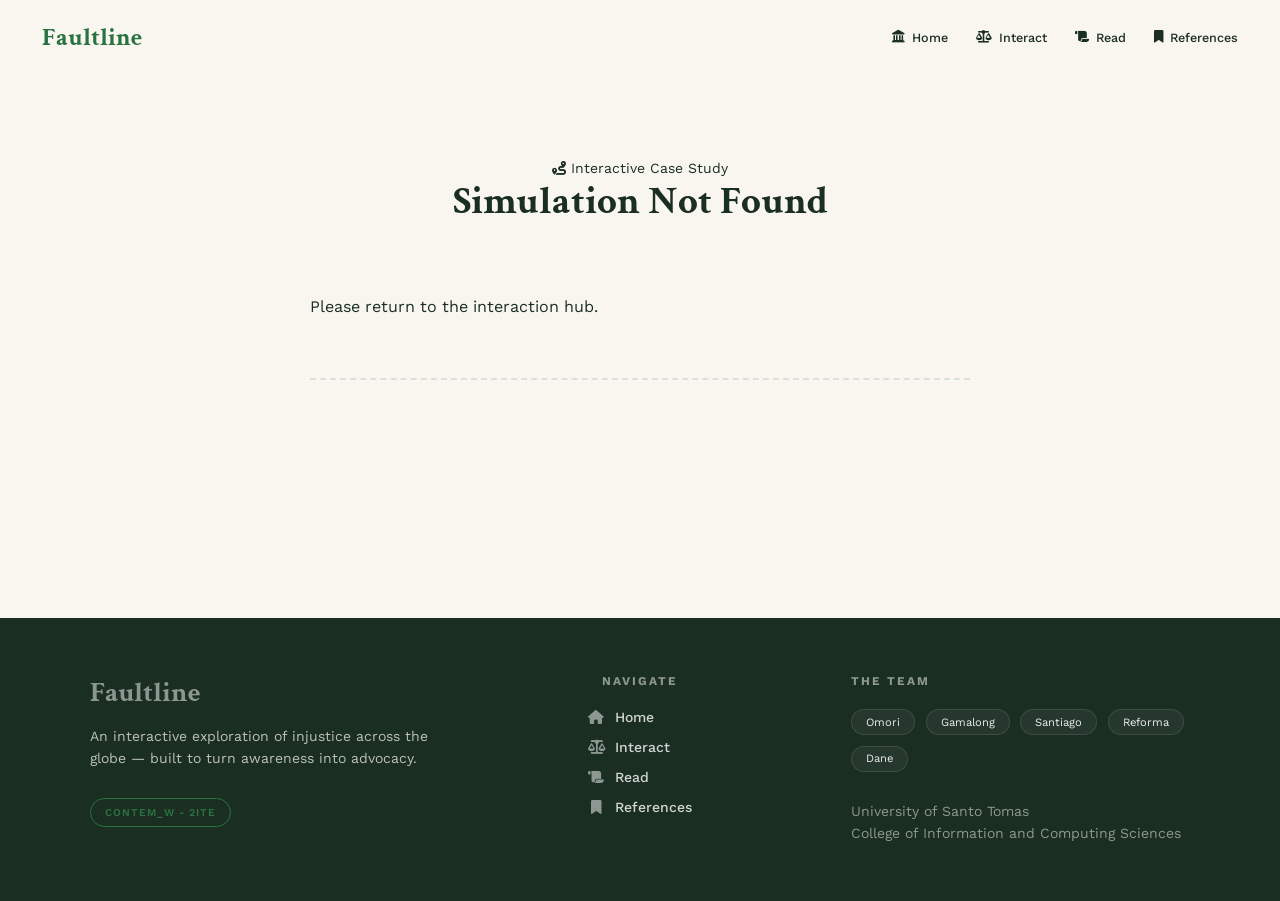
<file: simulation.html>
<!DOCTYPE html>
<html lang="en">
<head>
    <meta charset="UTF-8">
    <meta name="viewport" content="width=device-width, initial-scale=1.0">
    <title>Simulation | Faultline</title>
    <link rel="icon" type="image/x-icon" href="images/favicon.ico">
    
    <link rel="preconnect" href="https://fonts.googleapis.com">
    <link rel="preconnect" href="https://fonts.gstatic.com" crossorigin>
    <link href="https://fonts.googleapis.com/css2?family=Kalam:wght@400;700&family=Poppins:wght@300;400;500;600&display=swap" rel="stylesheet">
    <link rel="stylesheet" href="https://cdnjs.cloudflare.com/ajax/libs/font-awesome/6.4.0/css/all.min.css">
    
    <link rel="stylesheet" href="styles/global.css">
    <link rel="stylesheet" href="styles/navbar.css">
    <link rel="stylesheet" href="styles/components.css">
    <link rel="stylesheet" href="styles/footer.css">
    
    <style>
        .sim-page { background-color: var(--bg-color); min-height: 100vh; }
        .sim-header { padding: 90px 2rem 10px; text-align: center; }

        .game-container { max-width: 800px; margin: 0 auto; }

        .game-stats {
            display: flex; justify-content: space-between; gap: 2rem;
            margin-bottom: 2.5rem; padding-bottom: 2rem;
            border-bottom: 2px dashed var(--border-color);
        }

        .stat-item { flex: 1; text-align: center; }
        .stat-label { 
            font-size: 0.85rem; font-weight: 700; text-transform: uppercase; 
            color: var(--text-light); margin-bottom: 0.5rem; display: block; letter-spacing: 1px;
        }
        
        .progress-bg { background: #eee; height: 10px; border-radius: 5px; overflow: hidden; width: 100%; }
        .progress-fill { height: 100%; transition: width 0.4s ease, background-color 0.4s ease; }
        
        .game-text { font-size: 1.15rem; line-height: 1.8; margin-bottom: 3rem; color: var(--text-dark); }
        .game-text strong { font-size: 1.25rem; display: block; margin-bottom: 0.5rem; }
        
        .game-choices { display: flex; flex-direction: column; gap: 1rem; }
        .game-btn {
            background: #f9f9f9; border: 1px solid var(--border-color);
            padding: 1.5rem; text-align: left; font-family: 'Poppins', sans-serif;
            cursor: pointer; transition: all 0.2s ease; border-radius: 2px;
            font-size: 1rem; line-height: 1.5; display: flex; justify-content: space-between; align-items: center;
        }
        
        .game-btn:hover { background: #eee; border-color: var(--text-dark); transform: translateX(5px); }
        .game-btn span:last-child { font-size: 0.85rem; color: var(--text-light); font-style: italic; font-weight: 600; white-space: normal; margin-left: 1rem; }

        .sim-paper-sheet { padding: 3rem; }
        .scenario-img { max-width: 100%; max-height: 450px; height: auto; display: block; margin: 0 auto 1.5rem auto; border-radius: 4px; box-shadow: 0 4px 6px rgba(0,0,0,0.1); }

        @media (max-width: 768px) {
            .game-stats { gap: 1rem; margin-bottom: 1.5rem; padding-bottom: 1.5rem; }
            .game-btn { flex-direction: column; align-items: flex-start; gap: 0.5rem; padding: 1.2rem; }
            .game-btn span:last-child { margin-left: 0; }
            .sim-paper-sheet { padding: 1.5rem !important; }
            .sim-header { padding: 80px 1.5rem 10px; }
            .game-text { font-size: 1.05rem; margin-bottom: 2rem; }
            .scenario-img { max-height: 350px; }
        }

        @media (max-width: 480px) {
            .game-stats { flex-direction: column; gap: 1.2rem; }
            .stat-item { width: 100%; text-align: left; }
            .stat-label { margin-bottom: 0.3rem; }
            .scenario-img { max-height: 250px; }
            .game-btn { font-size: 0.95rem; padding: 1rem; }
        }
    </style>
</head>
<body class="sim-page">

    <div class="bg-grid"></div>

    <nav>
        <a href="index.html" class="logo">Faultline</a>
        <ul class="nav-links">
            <li><a href="index.html"><i class="fas fa-landmark"></i> Home</a></li>
            <li><a href="interact.html"><i class="fas fa-scale-balanced"></i> Interact</a></li>
            <li><a href="read.html"><i class="fas fa-scroll"></i> Read</a></li>
            <li><a href="References.pdf" target="_blank"><i class="fas fa-bookmark"></i> References</a></li>
        </ul>
    </nav>

    <div class="container game-container">
        <header class="sim-header reveal">
            <p class="overtitle"><i class="fas fa-route"></i> Interactive Case Study</p>
            <h2 id="page-title">Loading Simulation...</h2>
        </header>

        <div class="reveal">
            <section class="paper-sheet sim-paper-sheet">
                
                <div id="game-narrative" class="game-text" style="margin-bottom: 2rem; line-height: 1.8;"></div>

                <div id="scenario-image-container"></div>
                
                <div class="game-stats" id="dynamic-stats" style="margin-bottom: 2rem;"></div>
                
                <div id="game-options" class="game-choices"></div>
                
            </section>
        </div>
    </div>

    <footer id="references" style="margin-top: 2rem;">
        <div class="footer-container">
            <div class="footer-col brand-col">
                <span class="footer-logo">Faultline</span>
                <p>An interactive exploration of injustice across the globe — built to turn awareness into advocacy.</p>
                <div class="footer-badge">CONTEM_W - 2ITE</div>
            </div>
            
            <div class="footer-col nav-col">
                <h4>NAVIGATE</h4>
                <ul>
                    <li><a href="index.html"><i class="fas fa-home"></i> Home</a></li>
                    <li><a href="interact.html"><i class="fas fa-scale-balanced"></i> Interact</a></li>
                    <li><a href="read.html"><i class="fas fa-scroll"></i> Read</a></li>
                    <li><a href="References.pdf" target="_blank"><i class="fas fa-bookmark"></i> References</a></li>

                </ul>
            </div>
            
            <div class="footer-col team-col">
                <h4>THE TEAM</h4>
                <div class="team-pills">
                    <span class="pill">Omori</span>
                    <span class="pill">Gamalong</span>
                    <span class="pill">Santiago</span>
                    <span class="pill">Reforma</span>
                    <span class="pill">Dane</span>
                </div>
                <p class="school-text">
                    University of Santo Tomas<br>
                    College of Information and Computing Sciences
                </p>
            </div>
        </div>
    </footer>

    <script src="scripts/navbar.js"></script>
    <script src="scripts/reveal.js"></script>
    <script>
        // --- GAME CONFIGURATIONS ---
                </script>
    <script src="simulations/supplyChain.js"></script>
    <script src="simulations/theYield.js"></script>
    <script src="simulations/theExtraction.js"></script>
    <script>
        const gamesConfig = {
            supplyChain: supplyChainConfig,
            theYield: theYieldConfig,
            theExtraction: theExtractionConfig
        };

        // --- ENGINE LOGIC ---
        let currentGame;
        let pStats = {};
        let currentStep = "1";

        const audioCtx = new (window.AudioContext || window.webkitAudioContext)();
        
        function playSound(type) {
            const osc = audioCtx.createOscillator();
            const gain = audioCtx.createGain();
            
            osc.connect(gain);
            gain.connect(audioCtx.destination);
            
            if (type === 'click') {
                osc.type = 'square';
                osc.frequency.setValueAtTime(300, audioCtx.currentTime); 
                osc.frequency.exponentialRampToValueAtTime(150, audioCtx.currentTime + 0.1);
                gain.gain.setValueAtTime(0.3, audioCtx.currentTime); 
                gain.gain.exponentialRampToValueAtTime(0.01, audioCtx.currentTime + 0.1);
                osc.start();
                osc.stop(audioCtx.currentTime + 0.1);
            } else if (type === 'lose') {
                osc.type = 'square';
                osc.frequency.setValueAtTime(150, audioCtx.currentTime);
                osc.frequency.exponentialRampToValueAtTime(50, audioCtx.currentTime + 0.5); 
                gain.gain.setValueAtTime(0.5, audioCtx.currentTime); 
                gain.gain.exponentialRampToValueAtTime(0.01, audioCtx.currentTime + 0.5);
                osc.start();
                osc.stop(audioCtx.currentTime + 0.5);
            }
        }

        function initGame() {
            const urlParams = new URLSearchParams(window.location.search);
            const gameType = urlParams.get('game');
            
            if (gameType && gamesConfig[gameType]) {
                startSimulation(gameType);
            } else {
                document.getElementById('page-title').innerText = "Simulation Not Found";
                document.getElementById('game-narrative').innerText = "Please return to the interaction hub.";
            }
        }

        function startSimulation(type) {
            currentGame = gamesConfig[type];
            document.getElementById('page-title').innerText = currentGame.title;
            document.body.style.setProperty('--accent-red', currentGame.themeColor);
            
            pStats = { ...currentGame.initialStats };
            currentStep = "1";

            const statsContainer = document.getElementById('dynamic-stats');
            statsContainer.innerHTML = '';
            
            currentGame.statKeys.forEach(stat => {
                statsContainer.innerHTML += `
                    <div class="stat-item">
                        <span class="stat-label">${stat.name}</span>
                        <div class="progress-bg">
                            <div id="bar-${stat.id}" class="progress-fill" style="width: ${pStats[stat.id]}%; background-color: ${stat.color};"></div>
                        </div>
                    </div>
                `;
            });

            renderStoryNode();
        }

        function renderStoryNode() {
            const hasFailed = currentGame.statKeys.some(stat => pStats[stat.id] <= 0);
            if (hasFailed) return triggerGameOver();

            const node = currentGame.nodes[currentStep];
            if (!node) return triggerEnding({ text: "Simulation Complete." });

            if (node.isEnding) {
                return triggerEnding(node);
            }

            let headerStr = '';
            let contentStr = node.text;
            if (contentStr.startsWith('<strong')) {
                const endTag = '</strong>';
                const endIndex = contentStr.indexOf(endTag);
                if (endIndex !== -1) {
                    headerStr = `<div style="margin-bottom: 1rem; font-size: 1.25rem;">${contentStr.substring(0, endIndex + endTag.length)}</div>`;
                    contentStr = contentStr.substring(endIndex + endTag.length).trim();
                }
            }

            const imgContainer = document.getElementById('scenario-image-container');
            let imgHtml = '';
            if (node.image) {
                imgHtml = `<img src="${node.image}" alt="Scenario Image" class="scenario-img">`;
            }
            
            if (imgHtml) {
                imgContainer.innerHTML = imgHtml;
                imgContainer.style.display = 'block';
            } else {
                imgContainer.innerHTML = '';
                imgContainer.style.display = 'none';
            }
            
            document.getElementById('game-narrative').innerHTML = headerStr + contentStr;
            
            const optionsContainer = document.getElementById('game-options');
            optionsContainer.innerHTML = '';

            node.choices.forEach((choice) => {
                const btn = document.createElement('button');
                btn.className = 'game-btn';
                
                let impactStr = [];
                currentGame.statKeys.forEach(stat => {
                    if (choice.impact[stat.id] !== 0 && choice.impact[stat.id] !== undefined) {
                        impactStr.push(`${stat.name} ${choice.impact[stat.id] > 0 ? '+' : ''}${choice.impact[stat.id]}`);
                    }
                });
                
                btn.innerHTML = `<span>${choice.text}</span> <span style="color: ${currentGame.themeColor}">[ ${impactStr.join(' | ')} ]</span>`;
                btn.onclick = () => handleGameChoice(choice);
                optionsContainer.appendChild(btn);
            });
        }

        function handleGameChoice(choice) {
            playSound('click');
            
            currentGame.statKeys.forEach(stat => {
                if(choice.impact[stat.id] !== undefined) {
                    pStats[stat.id] = Math.min(100, Math.max(0, pStats[stat.id] + choice.impact[stat.id]));
                }
            });

            currentGame.statKeys.forEach(stat => {
                const bar = document.getElementById(`bar-${stat.id}`);
                bar.style.width = pStats[stat.id] + '%';
                bar.style.backgroundColor = pStats[stat.id] < 25 ? '#c45044' : stat.color;
            });

            currentStep = choice.nextNode;
            setTimeout(renderStoryNode, 400); 
        }

        function triggerGameOver() {
            playSound('lose');

            // Clear the image and stat bars
            const imgContainer = document.getElementById('scenario-image-container');
            imgContainer.innerHTML = '';
            imgContainer.style.display = 'none';
            document.getElementById('dynamic-stats').style.display = 'none';

            const overText = (currentGame && currentGame.gameOverText) ? currentGame.gameOverText : 'You have run out of resources.';
            document.getElementById('game-narrative').innerHTML = `<strong style="color: #c45044; font-size: 1.6rem; display: block; margin-bottom: 1rem;">CRITICAL FAILURE</strong><p style="font-size: 1.1rem; line-height: 1.9;">${overText}</p>`;
            document.getElementById('game-options').innerHTML = `<button class="btn-primary" style="justify-content:center; width: 200px; margin: 0 auto; background-color: ${currentGame.themeColor}; border: none; color: white;" onclick="window.location.reload()">Restart Simulation</button>`;
        }

        function triggerEnding(node) {
            // Clear the image and stat bars on the ending screen
            const imgContainer = document.getElementById('scenario-image-container');
            imgContainer.innerHTML = '';
            imgContainer.style.display = 'none';
            document.getElementById('dynamic-stats').style.display = 'none';

            // Split the ending title (first sentence) from the body text
            const fullText = node.text;
            const firstDotIndex = fullText.indexOf('. ');
            let titleHtml = '';
            let bodyHtml = fullText;
            if (firstDotIndex !== -1) {
                const title = fullText.substring(0, firstDotIndex + 1);
                const body = fullText.substring(firstDotIndex + 2);
                titleHtml = `<strong style="color: ${currentGame.themeColor}; font-size: 1.6rem; display: block; margin-bottom: 1rem;">${title}</strong>`;
                bodyHtml = body;
            }
            document.getElementById('game-narrative').innerHTML = titleHtml + `<p style="font-size: 1.1rem; line-height: 1.9;">${bodyHtml}</p>`;
            document.getElementById('game-options').innerHTML = `<button class="btn-primary" style="justify-content:center; width: 200px; margin: 0 auto; background-color: ${currentGame.themeColor}; border: none; color: white;" onclick="window.location.href='interact.html'">Back to Interact</button>`;
        }

        document.addEventListener('DOMContentLoaded', initGame);
</script>
</file>
<file: styles/global.css>
/* global.css */
@import url('https://fonts.googleapis.com/css2?family=Crimson+Text:wght@400;600;700&family=Work+Sans:wght@400;500&display=swap');

:root {
    /* Cream & Green */
    --bg-color: #f9f6f0; /* Warm cream background */
    --white: #ffffff; /* Crisp white for the content cards */
    --text-dark: #1b2e22; /* Very dark forest green for high readability */
    --text-light: #597060; /* Muted sage for secondary text and subtitles */
    --border-color: #d8e2db; /* Soft greenish-gray for borders and lines */
    --accent-red: #2a7242; /* Rich emerald green for buttons, icons, and links */

    /* Typography */
    --font-header: 'Crimson Text', serif;
    --font-text: 'Work Sans', sans-serif;
}

* {
    margin: 0;
    padding: 0;
    box-sizing: border-box;
}

body, html {
    font-family: var(--font-text);
    font-size: 14px;
    background-color: var(--bg-color);
    color: var(--text-dark);
    scroll-behavior: smooth;
}

/* --- HIDE SCROLLBAR --- */
::-webkit-scrollbar {
    display: none; 
}

body {
    -ms-overflow-style: none;  
    scrollbar-width: none;  
}

/* --- THE ORIGINAL FAINT BACKGROUND GRID --- */
.bg-grid {
    position: fixed;
    top: 0; left: 0; right: 0; bottom: 0;
    background-size: 40px 40px;
    background-image: 
        linear-gradient(to right, rgba(0, 0, 0, 0.03) 1px, transparent 1px),
        linear-gradient(to bottom, rgba(0, 0, 0, 0.03) 1px, transparent 1px);
    z-index: -1;
    pointer-events: none;
}

.container {
    max-width: 1000px;
    margin: 0 auto;
    padding: 5rem 2rem;
}

section { margin-bottom: 5rem; }

@media (max-width: 768px) {
    .container { padding: 3rem 1.5rem; }
}

/* --- SCROLL REVEAL ANIMATION --- */

.reveal {
    opacity: 0;
    transform: translateY(30px) scale(0.98); 
    transition: all 0.4s ease-in; 
    will-change: transform, opacity; 
}

.reveal.active {
    opacity: 1;
    transform: translateY(0) scale(1);
    transition: 
        opacity 0.4s ease-out, 
        transform 0.5s cubic-bezier(0.175, 0.885, 0.32, 1.1);
}
</file>
<file: styles/navbar.css>
/* navbar.css */
nav {
    position: fixed;
    top: 0; left: 0; width: 100%;
    display: flex;
    justify-content: space-between;
    align-items: center;
    padding: 1.5rem 3rem;
    z-index: 100;
    transition: all 0.3s ease;
}

nav.scrolled {
    background-color: rgba(27, 46, 34, 0.9); /* Translucent version of var(--text-dark) */
    backdrop-filter: blur(8px);
    -webkit-backdrop-filter: blur(8px);
    box-shadow: 0 4px 15px rgba(0, 0, 0, 0.3);
    padding: 1rem 3rem;
}

nav.scrolled .logo,
nav.scrolled .nav-links a {
    color: var(--bg-color);
}

nav.scrolled .nav-links .active-link {
    background-color: rgba(255, 255, 255, 0.1);
    color: var(--white);
}

nav.scrolled .nav-links a:hover {
    color: var(--white);
}

.logo {
    font-family: var(--font-header);
    font-size: 1.8rem;
    font-weight: 700;
    color: var(--accent-red);
    text-decoration: none;
}

.nav-links {
    display: flex;
    list-style: none;
    gap: 2rem;
    align-items: center;
}

.nav-links a {
    text-decoration: none;
    color: var(--text-dark);
    font-size: 0.9rem;
    font-weight: 500;
    display: flex;
    align-items: center;
    gap: 0.5rem;
    transition: color 0.3s;
}

.nav-links a:hover {
    color: var(--accent-red);
}

.nav-links .active-link {
    background-color: rgba(196, 80, 68, 0.1);
    color: var(--accent-red);
    padding: 0.4rem 1rem;
    border-radius: 20px;
}

.nav-links i.fa-chevron-down {
    font-size: 0.7rem;
    color: var(--text-light);
}

@media (max-width: 768px) {
    nav { padding: 1rem 1.5rem; }
    nav.scrolled { padding: 0.8rem 1.5rem; }
    .nav-links { display: none; }
}
</file>
<file: styles/hero.css>
/* hero.css */
header.hero {
    height: 100vh;
    display: flex;
    flex-direction: column;
    justify-content: center;
    /* Aligns all items to the right edge of our invisible center column */
    align-items: flex-end; 
    /* Ensures multi-line text is flush right */
    text-align: right;     
    position: relative;
    /* The Magic Formula: Centers an 800px column, with a 2rem minimum safe margin on smaller screens */
    padding: 0 max(2rem, calc(50vw - 400px)); 
    overflow: hidden; 
    background-color: var(--bg-color); 
}

/* --- HERO TEXT & TYPOGRAPHY --- */
.overtitle {
    font-size: 0.8rem;
    font-weight: 600;
    letter-spacing: 2px;
    color: var(--text-light);
    text-transform: uppercase;
    margin-bottom: 1.5rem;
    display: flex;
    align-items: center;
    gap: 0.5rem;
    position: relative; 
    z-index: 3; 
}

.overtitle i { 
    color: var(--accent-red); 
}

.hero h1 {
    font-family: var(--font-header);
    font-size: 6.5rem; 
    line-height: 1.1;
    color: var(--text-dark);
    margin-bottom: 1.5rem;
    position: relative; 
    z-index: 3; 
}

.hero p.subtitle {
    font-size: 1.25rem; 
    color: var(--text-light);
    margin-bottom: 2.5rem;
    position: relative; 
    z-index: 3; 
}

.btn-primary {
    position: relative;
    z-index: 3; 
}

/* --- HERO SLIDESHOW & FILTERS --- */
.hero-slideshow {
    position: absolute;
    top: 0; 
    left: 0; 
    width: 100%; 
    height: 100%;
    z-index: 0; 
}

/* 1. The Faint Color Overlay */
.hero-slideshow::before {
    content: '';
    position: absolute;
    top: 0; left: 0; width: 100%; height: 100%;
    background-color: var(--bg-color);
    opacity: 0.85; 
    z-index: 1;
}

/* 2. The Translucent Filter Effect & Bottom Gradient */
.hero-slideshow::after {
    content: '';
    position: absolute;
    top: 0; left: 0; width: 100%; height: 100%;
    backdrop-filter: blur(8px);
    -webkit-backdrop-filter: blur(8px);
    background: linear-gradient(to top, var(--bg-color) 0%, transparent 250px);
    z-index: 2; 
    pointer-events: none; 
}

/* The Slides */
.slide {
    position: absolute;
    top: 0; 
    left: 0; 
    width: 100%; 
    height: 100%;
    background-size: cover;
    background-position: center;
    opacity: 0;
    animation: fade 15s infinite; 
}

.slide:nth-child(1) { animation-delay: 0s; }
.slide:nth-child(2) { animation-delay: 5s; }
.slide:nth-child(3) { animation-delay: 10s; }

@keyframes fade {
    0%   { opacity: 0; transform: scale(1); }
    10%  { opacity: 1; }
    33%  { opacity: 1; }
    43%  { opacity: 0; transform: scale(1.05); } 
    100% { opacity: 0; }
}

@media (max-width: 768px) {
    .hero h1 { font-size: 3.5rem; } 
    .hero p.subtitle { font-size: 1.1rem; } 
}
</file>
<file: styles/components.css>
/* components.css */
h2 {
    font-family: var(--font-header);
    font-size: 2.8rem;
    color: var(--text-dark);
    margin-bottom: 1rem;
    text-align: center;
}

.section-desc {
    text-align: center;
    color: var(--text-light);
    margin-bottom: 3rem;
    font-size: 1.05rem;
}

/* --- BUTTONS --- */
.btn-primary {
    background-color: transparent;
    color: var(--text-dark);
    text-decoration: none;
    padding: 0.9rem 1.8rem;
    border: 1px solid var(--text-dark);
    border-radius: 30px;
    font-weight: 600;
    font-size: 0.95rem;
    display: inline-flex;
    align-items: center;
    gap: 0.8rem;
    transition: background 0.3s, color 0.3s, transform 0.3s;
    cursor: pointer;
    outline: none;
}

.btn-primary:hover {
    background-color: var(--text-dark);
    color: var(--bg-color);
    transform: translateY(-2px);
}

.grid-2 {
    display: grid;
    grid-template-columns: 1fr 1fr;
    gap: 2rem;
    margin-bottom: 2rem;
}

/* --- CLEAN CARD & BOX STYLING (TAPE REMOVED) --- */
.card, .stat-box, .table-responsive {
    position: relative; 
    background: var(--white);
    border-radius: 12px;
    border: 1px solid var(--border-color);
    /* Softer, more balanced shadow for a floating look */
    box-shadow: 0 4px 20px rgba(0,0,0,0.06);
    transition: transform 0.3s ease, box-shadow 0.3s ease;
}

/* REMOVED: .card::after, .stat-box::after, .table-responsive::after 
   The tape effect is now entirely deleted.
*/

/* --- INDIVIDUAL CARD STYLING & HOVER --- */
.card {
    padding: 2rem;
}

/* Hover effects are now standardized without the rotation */
.card:hover, .stat-box:hover, .table-responsive:hover {
    transform: translateY(-5px);
    box-shadow: 0 8px 30px rgba(0,0,0,0.1);
    z-index: 5;
}

.card h3 {
    color: var(--accent-red);
    margin-bottom: 1rem;
    font-size: 1.2rem;
}

.card-img {
    width: 100%;
    height: 180px; 
    object-fit: cover;
    margin-bottom: 1.2rem;
    border: 1px solid var(--border-color);
    border-radius: 8px;
}

.card ul {
    list-style-position: inside;
    color: var(--text-light);
    margin-top: 1rem;
}

.card li, .card p { font-size: 0.9rem; margin-bottom: 0.5rem; }

/* --- STAT BOX STYLING --- */
.stat-box {
    background: var(--text-dark);
    color: var(--white);
    padding: 3rem;
    text-align: center;
    margin-top: 2rem;
}

.stat-box .number {
    font-family: var(--font-header);
    font-size: 3.5rem;
    color: var(--accent-red);
    line-height: 1;
    margin-bottom: 1rem;
}

/* --- TABLE STYLING --- */
.table-responsive {
    width: 100%;
    overflow-x: auto;
    margin-top: 2rem;
}

table {
    width: 100%;
    border-collapse: collapse;
    background: var(--white);
}

th, td {
    padding: 1.2rem;
    text-align: left;
    border-bottom: 1px solid var(--border-color);
}

th { 
    background-color: rgba(196, 80, 68, 0.05); 
    color: var(--text-dark); 
    font-weight: 600;
}

td { color: var(--text-light); font-size: 0.9rem; }
td i { color: var(--accent-red); margin-right: 8px; width: 22px; text-align: center; }

@media (max-width: 768px) {
    .grid-2 { grid-template-columns: 1fr; }
    h2 { font-size: 2.2rem; }
    .stat-box .number { font-size: 2.8rem; }
    .stat-box { padding: 2rem 1.5rem; }

    /* Responsive Table Stacking */
    .table-responsive table {
        border: 0;
    }
    
    .table-responsive thead {
        display: none; /* Hide headers on mobile */
    }
    
    .table-responsive tr {
        display: block;
        border-bottom: 2px solid var(--border-color);
        margin-bottom: 0.5rem;
        padding: 1rem 0;
    }
    
    .table-responsive td {
        display: block;
        text-align: left;
        padding: 0.5rem 1.2rem;
        border-bottom: 0;
        position: relative;
    }

    .table-responsive td::before {
        content: attr(data-label);
        display: block;
        font-weight: bold;
        text-transform: uppercase;
        font-size: 0.75rem;
        color: var(--accent-red);
        margin-bottom: 0.3rem;
    }

    .table-responsive td i {
        display: none; /* Hide icons in mobile labels to save space */
    }
}

/* --- QUIZ & MODAL STYLING --- */
.modal-overlay {
    display: none; 
    position: fixed;
    top: 0; left: 0;
    width: 100%; height: 100%;
    background: rgba(0, 0, 0, 0.7); /* Slightly lighter overlay */
    backdrop-filter: blur(8px);
    z-index: 2000;
    justify-content: center;
    align-items: center;
}

.modal-content {
    max-width: 550px;
    width: 90%;
    padding: 3rem;
    position: relative;
    background: var(--white);
    border: 1px solid var(--border-color);
    border-radius: 12px;
    box-shadow: 0 20px 50px rgba(0,0,0,0.3);
    animation: modalPop 0.3s ease-out;
}

@keyframes modalPop {
    from { opacity: 0; transform: translateY(20px); }
    to { opacity: 1; transform: translateY(0); }
}

.close-modal {
    position: absolute;
    top: 15px; right: 20px;
    background: none; border: none;
    font-size: 2rem; cursor: pointer;
    color: var(--text-light);
}

.quiz-options {
    display: grid;
    gap: 0.8rem;
    margin: 1.5rem 0;
}

.option-btn {
    background: #f9f9f9;
    border: 1px solid var(--border-color);
    padding: 1rem;
    text-align: left;
    cursor: pointer;
    transition: all 0.2s ease;
    display: flex;
    justify-content: space-between;
    align-items: center;
    border-radius: 8px;
}

.option-btn:hover { background: #eee; }
.option-btn.correct { background: #e8f5e9; border-color: #4caf50; color: #2e7d32; }
.option-btn.wrong { background: #ffebee; border-color: var(--accent-red); color: #c62828; }

.feedback-text {
    margin-top: 1rem;
    padding-top: 1rem;
    border-top: 1px dashed var(--border-color);
    font-size: 0.85rem;
    line-height: 1.5;
    display: none;
    color: var(--text-dark);
}

.question-meta {
    font-size: 0.7rem;
    font-weight: 700;
    color: var(--accent-red);
    text-transform: uppercase;
    letter-spacing: 1px;
}

/* --- OUR STAND NOTE CARD --- */
.our-stand-note {
    position: relative;
    background: #ffffff;
    border-radius: 6px;
    padding: 4rem 4rem 3rem;
    box-shadow: 0 6px 30px rgba(0, 0, 0, 0.08);
    max-width: 720px;
    margin: 3rem auto;
    text-align: center;
}

/* Tape pieces */
.tape {
    position: absolute;
    width: 64px;
    height: 22px;
    background: rgba(160, 190, 160, 0.45); /* Mild greenish tape color */
    border-radius: 3px;
    backdrop-filter: blur(1px);
}
.tape-tl { top: -10px; left: 24px; transform: rotate(-4deg); }
.tape-tr { top: -10px; right: 24px; transform: rotate(4deg); }
.tape-bl { bottom: -10px; left: 24px; transform: rotate(4deg); }
.tape-br { bottom: -10px; right: 24px; transform: rotate(-4deg); }

/* Heart badge */
.stand-heart {
    position: absolute;
    top: 14px;
    right: 20px;
    font-size: 1.5rem;
    line-height: 1;
}

/* Title */
.stand-title {
    font-family: var(--font-header);
    font-size: 2.4rem;
    font-style: normal;
    color: var(--text-dark);
    margin-bottom: 1.6rem;
    text-align: center;
}

.stand-icon {
    font-style: normal;
    font-size: 1.8rem;
}

/* Body text */
.stand-body {
    font-family: var(--font-header);
    font-size: 1.35rem;
    font-style: italic;
    color: #2c2c2c;
    line-height: 1.9;
    text-align: center;
}

/* Yellow highlight */
mark.highlight {
    background: #d4edda; /* Light green tint */
    color: #155724;
    padding: 0 4px;
    border-radius: 3px;
    font-weight: 500;
}

/* Butterfly decoration */
.stand-butterfly {
    text-align: left;
    font-size: 1.4rem;
    margin-top: 1.5rem;
    padding-left: 0.5rem;
}

/* --- FISHBONE MODAL --- */
.fishbone-modal {
    display: none; 
    position: fixed; 
    z-index: 2000; 
    left: 0; 
    top: 0;
    width: 100%; 
    height: 100%; 
    overflow: auto; 
    background-color: rgba(0,0,0,0.6);
    backdrop-filter: blur(4px);
    opacity: 0;
    animation: fadeInModal 0.3s forwards ease-in-out;
}

@keyframes fadeInModal {
    to { opacity: 1; }
}

.fishbone-content {
    background-color: #fcfcfc;
    margin: 5% auto; 
    padding: 40px; 
    border: 1px solid var(--border-color);
    width: 90%; 
    max-width: 900px;
    border-radius: 8px;
    box-shadow: 0 10px 30px rgba(0,0,0,0.25);
    position: relative;
    font-family: var(--font-text);
}

.close-btn {
    color: #999; 
    position: absolute; 
    top: 15px; 
    right: 25px;
    font-size: 32px; 
    font-weight: bold; 
    cursor: pointer;
    transition: color 0.2s;
}

.close-btn:hover { 
    color: var(--accent-red); 
}

.fishbone-chart {
    position: relative;
    width: 100%;
    height: 380px;
    margin-top: 3rem;
    margin-bottom: 1rem;
}

.fishbone-spine {
    position: absolute;
    top: 50%;
    left: 5%;
    right: 22%;
    height: 6px;
    background-color: var(--accent-red);
    transform: translateY(-50%);
    z-index: 1;
    border-radius: 3px;
}

.fishbone-head {
    position: absolute;
    right: 0;
    top: 50%;
    transform: translateY(-50%);
    width: 20%;
    background: var(--accent-red);
    color: white;
    padding: 1.5rem 1rem;
    text-align: center;
    font-weight: bold;
    font-family: var(--font-header);
    font-size: 1.15rem;
    border-radius: 4px;
    z-index: 3;
    box-shadow: 0 4px 10px rgba(192,57,43,0.3);
}

.fishbone-head::before {
    content: '';
    position: absolute;
    left: -24px;
    top: 50%;
    transform: translateY(-50%);
    border-width: 12px 24px 12px 0;
    border-style: solid;
    border-color: transparent var(--accent-red) transparent transparent;
}

.fishbone-top, .fishbone-bottom {
    position: absolute;
    left: 10%;
    right: 26%;
    display: flex;
    justify-content: space-around;
    z-index: 2;
}

.fishbone-top { 
    bottom: 50%; 
    height: 120px; 
    align-items: flex-end;
}

.fishbone-bottom { 
    top: 50%; 
    height: 120px; 
    align-items: flex-start;
}

.rib {
    position: relative;
    width: 3px;
    height: 100%;
    background-color: var(--accent-red);
}

.fishbone-top .rib {
    transform-origin: bottom center;
    transform: rotate(35deg);
}

.fishbone-bottom .rib {
    transform-origin: top center;
    transform: rotate(-35deg);
}

.cause-box {
    position: absolute;
    width: 160px;
    background: white;
    border: 2px solid var(--accent-red);
    padding: 0.6rem;
    border-radius: 4px;
    text-align: center;
    font-size: 0.85rem;
    font-weight: 600;
    color: var(--text-dark);
    box-shadow: 0 3px 6px rgba(0,0,0,0.1);
}

.fishbone-top .cause-box {
    bottom: 95%;
    left: 50%;
    transform: translate(-50%, -5px) rotate(-35deg);
}

.fishbone-bottom .cause-box {
    top: 95%;
    left: 50%;
    transform: translate(-50%, 5px) rotate(35deg);
}

/* Make table rows clickable */
.clickable-row {
    cursor: pointer;
    transition: background-color 0.2s, transform 0.1s;
}

.clickable-row:hover {
    background-color: rgba(192, 57, 43, 0.05); /* very light red tint */
}

@media (max-width: 768px) {
    .fishbone-content {
        padding: 20px 15px; /* Reduce padding to save space on mobile */
    }

    .fishbone-chart { 
        display: grid;
        grid-template-columns: 1fr 1fr;
        gap: 1.5rem 0;
        align-items: center; 
        padding: 0;
        margin-top: 2rem;
        position: relative;
        height: auto;
    }
    
    .fishbone-spine { 
        display: block;
        width: 4px;
        height: calc(100% - 30px); /* Leave room for head */
        position: absolute;
        left: 50%;
        top: 0;
        transform: translateX(-50%);
        border-radius: 3px;
        z-index: 1;
    }

    .fishbone-top, .fishbone-bottom { 
        display: contents; /* Let ribs participate in the grid directly */
    }

    .rib { 
        display: flex;
        width: 100%;
        height: auto;
        position: relative;
        background: transparent;
        transform: none !important;
        margin: 0;
    }

    /* Left side (1st rib of top and bottom) */
    .fishbone-top .rib:nth-child(1),
    .fishbone-bottom .rib:nth-child(1) {
        justify-content: flex-end;
        padding-right: 15px;
    }

    /* Right side (2nd rib of top and bottom) */
    .fishbone-top .rib:nth-child(2),
    .fishbone-bottom .rib:nth-child(2) {
        justify-content: flex-start;
        padding-left: 15px;
    }

    .cause-box { 
        position: relative;
        width: 100%; /* Fill available space up to max */
        max-width: 130px;
        padding: 0.6rem;
        font-size: 0.75rem;
        transform: none !important;
        left: auto !important; right: auto !important; top: auto !important; bottom: auto !important;
        z-index: 2;
    }

    /* Connecting lines pointing towards the spine */
    .fishbone-top .rib:nth-child(1) .cause-box::after,
    .fishbone-bottom .rib:nth-child(1) .cause-box::after {
        content: '';
        position: absolute;
        top: 50%;
        right: -15px;
        width: 15px;
        height: 3px;
        background-color: var(--accent-red);
        z-index: -1;
    }
    .fishbone-top .rib:nth-child(2) .cause-box::after,
    .fishbone-bottom .rib:nth-child(2) .cause-box::after {
        content: '';
        position: absolute;
        top: 50%;
        left: -15px;
        width: 15px;
        height: 3px;
        background-color: var(--accent-red);
        z-index: -1;
    }

    .fishbone-head { 
        position: relative;
        grid-column: 1 / -1;
        justify-self: center;
        width: 80%;
        transform: none;
        left: auto; right: auto; top: auto;
        margin-top: 1.5rem;
        padding: 0.8rem;
        z-index: 3;
    }

    .fishbone-head::before { 
        content: '';
        position: absolute;
        top: -20px;
        left: 50%;
        transform: translateX(-50%);
        border-width: 0 12px 20px 12px;
        border-style: solid;
        border-color: transparent transparent var(--accent-red) transparent;
    }
}

/* --- FISHBONE SIDE PANEL --- */
.fishbone-content {
    overflow: hidden; /* so panel slides in cleanly */
}

.fishbone-side-panel {
    position: absolute;
    top: 0;
    right: -450px; /* Hidden state */
    width: 400px;
    max-width: 100%;
    height: 100%;
    background: #fff;
    box-shadow: -5px 0 25px rgba(0,0,0,0.15);
    transition: right 0.35s cubic-bezier(0.1, 0.7, 0.1, 1);
    padding: 2.5rem 2rem;
    z-index: 10;
    overflow-y: auto;
    border-left: 3px solid var(--accent-red);
}

.fishbone-side-panel.open {
    right: 0;
}

.panel-close {
    font-size: 28px;
    cursor: pointer;
    color: #999;
    position: absolute;
    top: 15px;
    right: 20px;
    transition: color 0.2s;
}

.panel-close:hover {
    color: var(--text-dark);
}

.panel-title {
    color: var(--accent-red);
    font-size: 1.5rem;
    margin-bottom: 1rem;
    padding-right: 20px;
    font-family: var(--font-header);
    line-height: 1.2;
}

.panel-stat {
    background: rgba(192, 57, 43, 0.05);
    border-left: 4px solid var(--accent-red);
    padding: 1.2rem;
    margin: 1.5rem 0;
    font-size: 1.1rem;
    font-weight: 600;
    color: var(--text-dark);
    border-radius: 0 4px 4px 0;
}

.panel-desc {
    font-size: 0.95rem;
    line-height: 1.6;
    margin-bottom: 1.5rem;
    color: #444;
}

.panel-source {
    font-size: 0.8rem;
    color: #888;
    font-style: italic;
    word-break: break-word;
    border-top: 1px solid #eee;
    padding-top: 1rem;
}

.clickable-cause {
    cursor: pointer;
    transition: background 0.2s, color 0.2s, transform 0.2s;
}

.clickable-cause:hover {
    background: var(--accent-red);
    color: white;
    transform: scale(1.05);
}
.fishbone-top .clickable-cause:hover {
    transform: translate(-50%, -5px) rotate(-35deg) scale(1.05);
}
.fishbone-bottom .clickable-cause:hover {
    transform: translate(-50%, 5px) rotate(35deg) scale(1.05);
}

/* --- LEARN MORE PREVIEW SECTION --- */
.learn-more-section {
    padding-top: 4rem;
    padding-bottom: 6rem;
}

.learn-more-header {
    text-align: center;
    margin-bottom: 4rem;
}

.preview-grid {
    display: grid;
    grid-template-columns: repeat(auto-fit, minmax(320px, 1fr));
    gap: 2.5rem;
    margin-bottom: 4rem;
}

.preview-card {
    background-color: #fff;
    border: 1px solid var(--border-color);
    border-radius: 12px;
    padding: 2.5rem;
    transition: all 0.3s cubic-bezier(0.1, 0.7, 0.1, 1);
    display: flex;
    flex-direction: column;
    gap: 1.5rem;
    position: relative;
    overflow: hidden;
    cursor: pointer;
}

[id] {
    scroll-margin-top: 200px;
}

.preview-card::before {
    content: '';
    position: absolute;
    top: 0;
    left: 0;
    width: 6px;
    height: 100%;
}

.preview-card.sim-preview::before { background-color: #5e35b1; }
.preview-card.quiz-preview::before { background-color: var(--accent-red); }

.preview-card:hover {
    transform: translateY(-8px);
    box-shadow: 0 15px 40px rgba(0,0,0,0.1);
    border-color: rgba(0,0,0,0.15);
}

.preview-icon {
    font-size: 3rem;
    margin-bottom: 0.5rem;
}

.preview-card.sim-preview .preview-icon { color: #5e35b1; }
.preview-card.quiz-preview .preview-icon { color: var(--accent-red); }

.tag-list {
    display: flex;
    flex-wrap: wrap;
    gap: 0.6rem;
    margin-top: auto;
}

.tag {
    font-size: 0.75rem;
    font-weight: 600;
    text-transform: uppercase;
    letter-spacing: 0.5px;
    padding: 4px 10px;
    border-radius: 4px;
    background: #f0f0f0;
    color: #555;
}

.cta-footer {
    text-align: center;
}

.btn-large {
    padding: 1.2rem 3rem;
    font-size: 1.1rem;
    font-weight: 600;
}

@media (max-width: 768px) {
    .preview-grid { grid-template-columns: 1fr; }
}
</file>
<file: styles/footer.css>
/* footer.css */
footer {
    background-color: var(--text-dark);
    border-top: none;
    padding: 4rem 2rem;
    color: rgba(255, 255, 255, 0.7);
    font-size: 1rem;
    font-family: var(--font-text);
}

.footer-container {
    max-width: 1100px;
    margin: 0 auto;
    display: grid;
    grid-template-columns: 1fr 1fr 1fr;
    gap: 3rem;
}

/* Left Column */
.footer-col {
    display: flex;
    flex-direction: column;
}

.brand-col p {
    margin-bottom: 2rem;
    line-height: 1.6;
}

.footer-logo {
    font-family: var(--font-header);
    font-size: 2rem;
    color: rgba(255, 255, 255, 0.5);
    margin-bottom: 1rem;
    display: inline-block;
    font-style: normal;
    font-weight: 700;
}

.footer-badge {
    display: inline-block;
    padding: 0.5rem 1rem;
    background-color: transparent;
    border: 1px solid var(--accent-red);
    color: var(--accent-red);
    border-radius: 20px;
    font-size: 0.75rem;
    font-weight: 600;
    letter-spacing: 1px;
    width: fit-content;
    text-transform: uppercase;
}

/* Middle Column */
.nav-col h4,
.team-col h4 {
    color: rgba(255, 255, 255, 0.5);
    font-size: 0.85rem;
    text-transform: uppercase;
    letter-spacing: 2px;
    margin-bottom: 1.5rem;
}

.nav-col {
    display: flex;
    flex-direction: column;
    align-items: center;
    text-align: center;
}

.nav-col ul {
    list-style: none;
    padding: 0;
}

.nav-col li {
    margin-bottom: 1rem;
}

.nav-col a {
    color: rgba(255, 255, 255, 0.8);
    text-decoration: none;
    font-weight: 500;
    font-size: 1rem;
    display: flex;
    align-items: center;
    gap: 0.75rem;
    transition: color 0.3s ease;
}

.nav-col a:hover {
    color: var(--white);
}

.nav-col i {
    color: rgba(255, 255, 255, 0.5);
    width: 16px;
    text-align: center;
}

/* Right Column */
.team-pills {
    display: flex;
    flex-wrap: wrap;
    gap: 0.75rem;
    margin-bottom: 2rem;
}

.team-pills .pill {
    padding: 0.4rem 1rem;
    background-color: rgba(255, 255, 255, 0.05);
    border: 1px solid rgba(255, 255, 255, 0.1);
    border-radius: 20px;
    color: rgba(255, 255, 255, 0.9);
    font-size: 0.8rem;
}

.school-text {
    color: rgba(255, 255, 255, 0.5);
    line-height: 1.6;
}

@media (max-width: 900px) {
    .footer-container {
        grid-template-columns: 1fr;
        gap: 2.5rem;
    }
}

@media (max-width: 768px) {
    .nav-col {
        display: none;
    }
}
</file>
<file: styles/poverty-map.css>
.map-wrapper {
    width: 100%;
    height: 450px; 
    margin: 2rem 0;
    border: 1px solid var(--border-color);
    background-color: #e5e9ec; 
    position: relative;
    box-shadow: inset 0 4px 10px rgba(0,0,0,0.05); 
}

#global-heatmap {
    width: 100%;
    height: 100%;
}

.map-notes {
    font-size: 0.85rem;
    color: var(--text-light);
    font-family: var(--font-text);
    border-top: 2px dashed var(--border-color);
    padding-top: 1rem;
    margin-top: 1rem;
    display: flex;
    justify-content: space-between;
}

@media (max-width: 768px) {
    .map-wrapper { height: 350px; }
    .map-notes { flex-direction: column; gap: 0.5rem; }
}
</file>
<file: styles/quiz.css>
.interact-page {
    background-color: var(--bg-color);
    min-height: 100vh;
}

.interact-header {
    padding: 100px 2rem 30px; 
    text-align: center;
}

.quiz-intro {
    max-width: 800px;
    margin: 0 auto 5rem;
    text-align: center;
}

/* Modal Background */
.modal-overlay {
    display: none; 
    position: fixed;
    top: 0; left: 0;
    width: 100%; height: 100%;
    background: rgba(0, 0, 0, 0.85);
    backdrop-filter: blur(5px);
    z-index: 2000;
    justify-content: center;
    align-items: center;
}

/* The Quiz Paper */
.modal-content {
    max-width: 550px;
    width: 90%;
    padding: 3.5rem 3rem 3rem;
    transform: rotate(-0.5deg); 
    animation: modalPop 0.35s cubic-bezier(0.175, 0.885, 0.32, 1.275);
    position: relative;
}

@keyframes modalPop {
    from { opacity: 0; transform: scale(0.9) rotate(1deg); }
    to { opacity: 1; transform: scale(1) rotate(-0.5deg); }
}

.close-modal {
    position: absolute;
    top: 15px; right: 20px;
    background: none; border: none;
    font-size: 2rem; cursor: pointer;
    color: var(--text-light);
}

.feedback-text {
    margin-top: 1rem;
    padding-top: 1rem;
    border-top: 1px dashed var(--border-color);
    font-size: 0.85rem;
    line-height: 1.5;
    display: none;
    color: var(--text-dark);
}
</file>
<file: styles/article.css>
.read-page {
    background-color: var(--bg-color);
    min-height: 100vh;
}

.read-header {
    padding: 140px 2rem 40px; 
    text-align: center;
}

/* --- PREVIEW GRID --- */
.preview-grid {
    display: grid;
    grid-template-columns: repeat(auto-fit, minmax(300px, 1fr));
    gap: 2rem;
    margin-bottom: 4rem;
}

.preview-card {
    cursor: pointer;
    display: flex;
    flex-direction: column;
    justify-content: space-between;
}

.preview-text {
    color: var(--text-light);
    font-size: 0.95rem;
    line-height: 1.6;
    margin-bottom: 1.5rem;
    display: -webkit-box;
    -webkit-line-clamp: 4; 
    -webkit-box-orient: vertical;
    overflow: hidden;
}

.read-more-link {
    color: var(--accent-red);
    font-weight: 600;
    font-size: 0.9rem;
    text-transform: uppercase;
    letter-spacing: 1px;
    margin-top: auto;
}

/* --- READER VIEW (NEWS ARTICLE STYLING) --- */
#reader-view {
    display: none; 
    max-width: 850px;
    margin: 0 auto 4rem;
    animation: fadeIn 0.4s ease-out;
}

#reader-view .card {
    cursor: default;
    transition: none; 
}

#reader-view .card:hover {
    transform: none !important; 
    box-shadow: 3px 5px 15px rgba(0,0,0,0.05) !important;
    z-index: 1;
}

@keyframes fadeIn {
    from { opacity: 0; transform: translateY(15px); }
    to { opacity: 1; transform: translateY(0); }
}

.back-btn {
    background: none;
    border: none;
    color: var(--text-light);
    font-family: var(--font-text);
    font-weight: 600;
    font-size: 0.95rem;
    cursor: pointer;
    margin-bottom: 2rem;
    display: inline-flex;
    align-items: center;
    gap: 0.5rem;
    transition: color 0.2s;
}

.back-btn:hover {
    color: var(--accent-red);
}

.full-article {
    display: none; 
}

.full-article.active {
    display: block;
}

/* News Header */
.news-category {
    font-size: 0.8rem;
    font-weight: 700;
    color: var(--accent-red);
    text-transform: uppercase;
    letter-spacing: 2px;
    margin-bottom: 1rem;
    display: block;
}

.news-title {
    font-size: 2.8rem;
    line-height: 1.2;
    color: var(--text-dark);
    margin-bottom: 1.5rem;
    font-weight: 700;
}

.news-byline {
    display: flex;
    align-items: center;
    gap: 1rem;
    border-top: 1px solid var(--border-color);
    border-bottom: 1px solid var(--border-color);
    padding: 1rem 0;
    margin-bottom: 2rem;
    font-size: 0.9rem;
    color: var(--text-light);
}

.news-byline strong {
    color: var(--text-dark);
}

/* News Hero Image */
.news-hero-img {
    width: 100%;
    height: 400px;
    background-color: #eee;
    background-size: cover;
    background-position: center;
    margin-bottom: 2rem;
    border-radius: 2px;
    position: relative;
}

.img-caption {
    font-size: 0.8rem;
    color: var(--text-light);
    text-align: right;
    margin-top: 0.5rem;
    font-style: italic;
}

/* News Body */
.article-content .lead-text {
    font-size: 1.25rem;
    font-weight: 500;
    line-height: 1.7;
    color: var(--text-dark);
    margin-bottom: 2rem;
}

.article-content p {
    margin-bottom: 1.5rem;
    font-size: 1.05rem;
    line-height: 1.8;
    color: #333;
}

.pull-quote {
    border-left: 4px solid var(--accent-red);
    padding-left: 1.5rem;
    margin: 2.5rem 0;
    font-size: 1.4rem;
    font-style: italic;
    font-weight: 500;
    color: var(--text-dark);
    line-height: 1.5;
}
</file>
